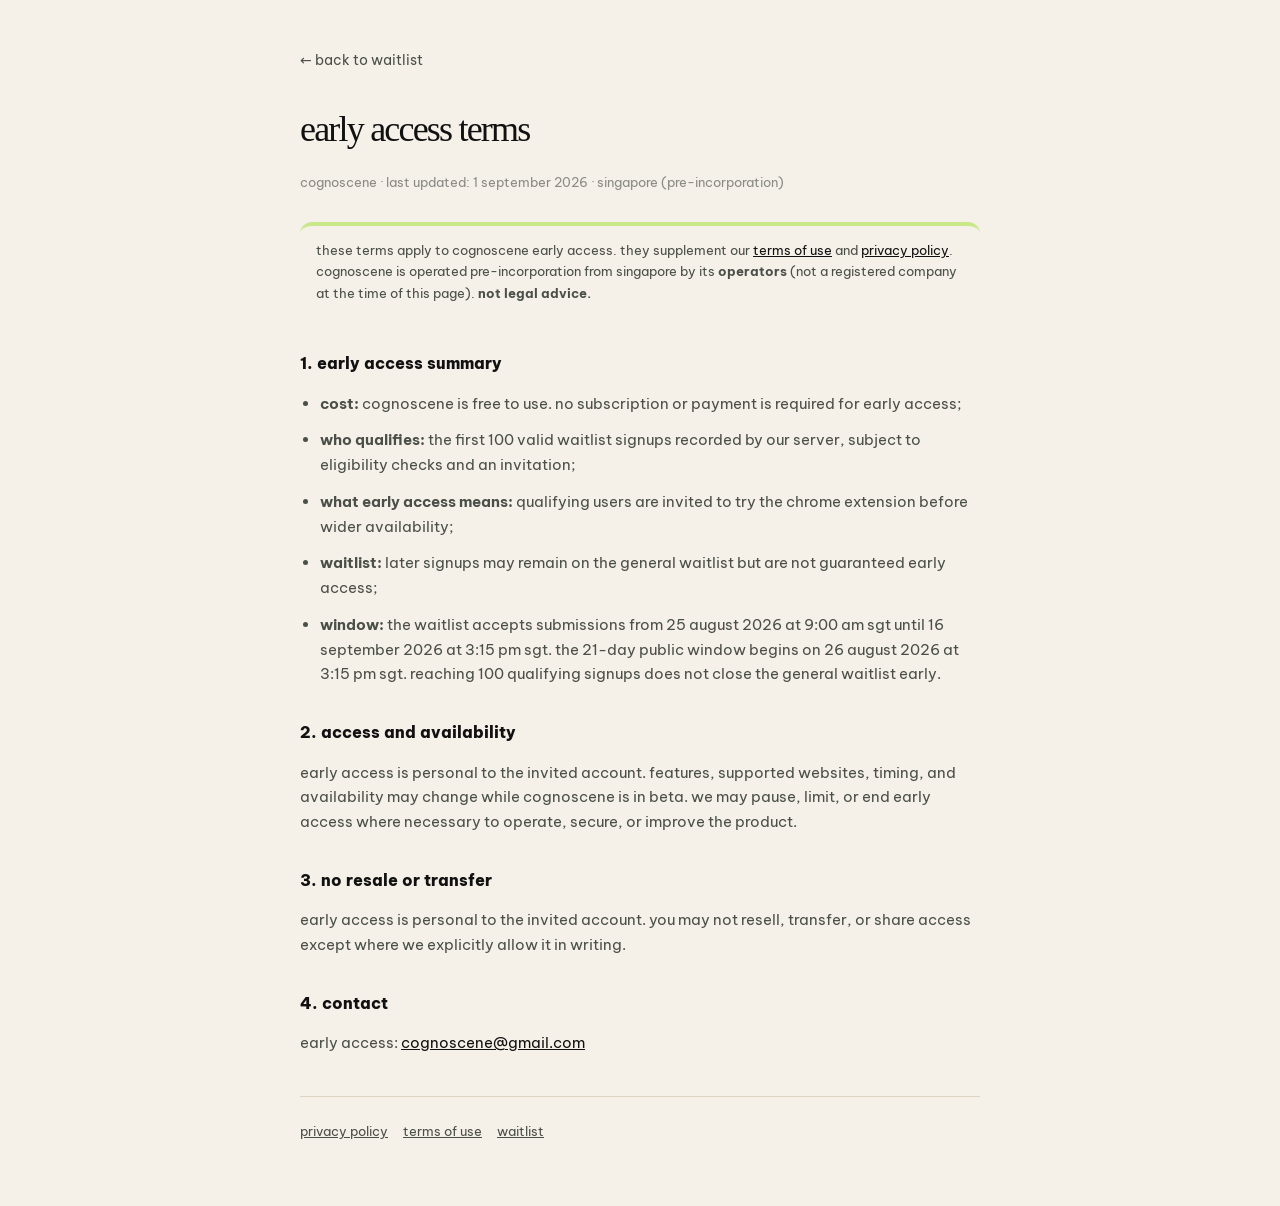
<file: founding-terms.html>
<!DOCTYPE html>
<html lang="en">
<head>
  <meta charset="UTF-8" />
  <meta name="viewport" content="width=device-width, initial-scale=1" />
  <title>cognoscene · early access terms</title>
  <link rel="icon" href="assets/favicon-white.png?v=20260907" type="image/png" />
  <link rel="canonical" href="https://cognoscene.com/founding-terms.html" />
  <link href="https://fonts.googleapis.com/css2?family=Be+Vietnam+Pro:wght@400;800&display=swap" rel="stylesheet" />
  <link rel="stylesheet" href="assets/legal.css" />
</head>
<body>
  <div class="wrap">
    <a class="back" href="/waitlist">← back to waitlist</a>
    <h1>early access terms</h1>
    <p class="legal-meta">cognoscene · last updated: 1 september 2026 · singapore (pre-incorporation)</p>

    <p class="legal-notice">
      these terms apply to cognoscene early access. they supplement our <a href="terms.html">terms of use</a> and <a href="privacy.html">privacy policy</a>. cognoscene is operated pre-incorporation from singapore by its <strong>operators</strong> (not a registered company at the time of this page). <strong>not legal advice.</strong>
    </p>

    <h2>1. early access summary</h2>
    <ul>
      <li><strong>cost:</strong> cognoscene is free to use. no subscription or payment is required for early access;</li>
      <li><strong>who qualifies:</strong> the first 100 valid waitlist signups recorded by our server, subject to eligibility checks and an invitation;</li>
      <li><strong>what early access means:</strong> qualifying users are invited to try the chrome extension before wider availability;</li>
      <li><strong>waitlist:</strong> later signups may remain on the general waitlist but are not guaranteed early access;</li>
      <li><strong>window:</strong> the waitlist accepts submissions from 25 august 2026 at 9:00 am sgt until 16 september 2026 at 3:15 pm sgt. the 21-day public window begins on 26 august 2026 at 3:15 pm sgt. reaching 100 qualifying signups does not close the general waitlist early.</li>
    </ul>

    <h2>2. access and availability</h2>
    <p>
      early access is personal to the invited account. features, supported websites, timing, and availability may change while cognoscene is in beta. we may pause, limit, or end early access where necessary to operate, secure, or improve the product.
    </p>

    <h2>3. no resale or transfer</h2>
    <p>
      early access is personal to the invited account. you may not resell, transfer, or share access except where we explicitly allow it in writing.
    </p>

    <h2>4. contact</h2>
    <p>
      early access: <a href="mailto:cognoscene@gmail.com">cognoscene@gmail.com</a>
    </p>

    <nav class="footer-legal" aria-label="related legal">
      <a href="privacy.html">privacy policy</a>
      <a href="terms.html">terms of use</a>
      <a href="/waitlist">waitlist</a>
    </nav>
  </div>
</body>
</html>
</file>
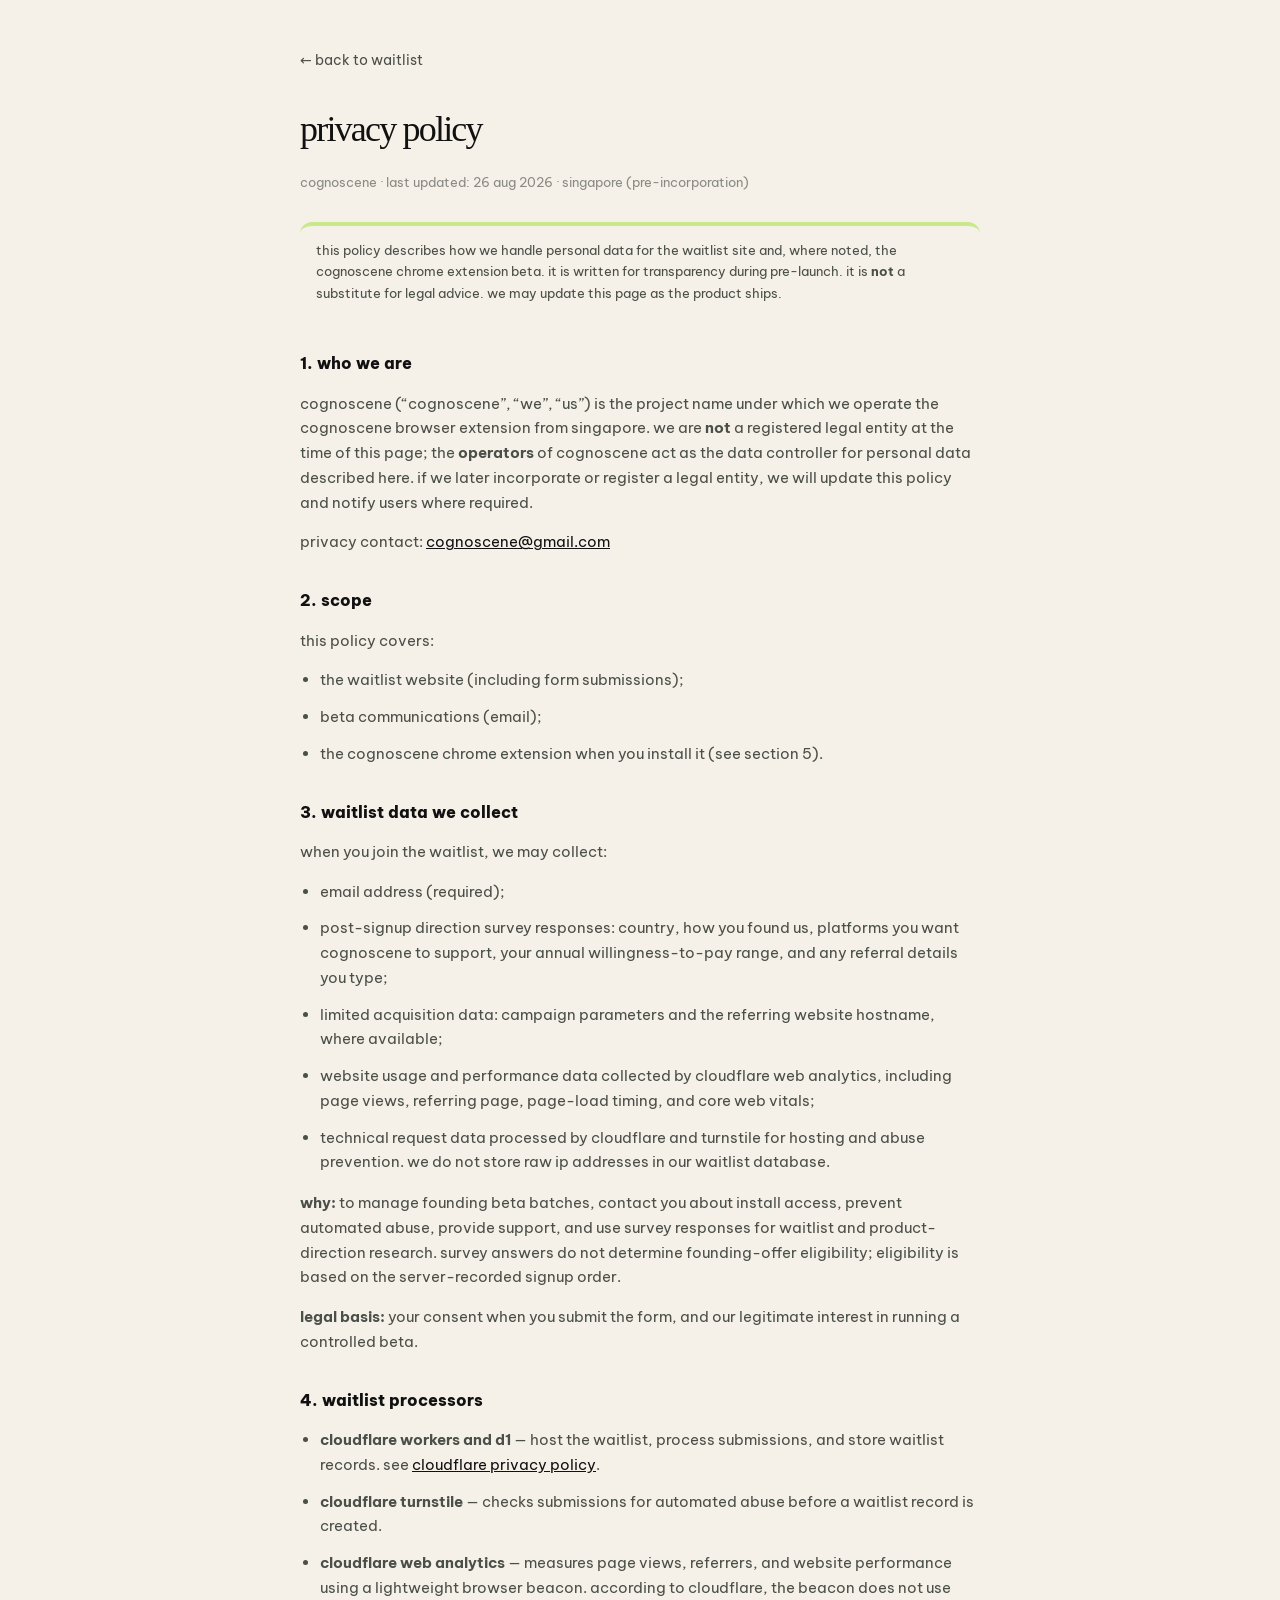
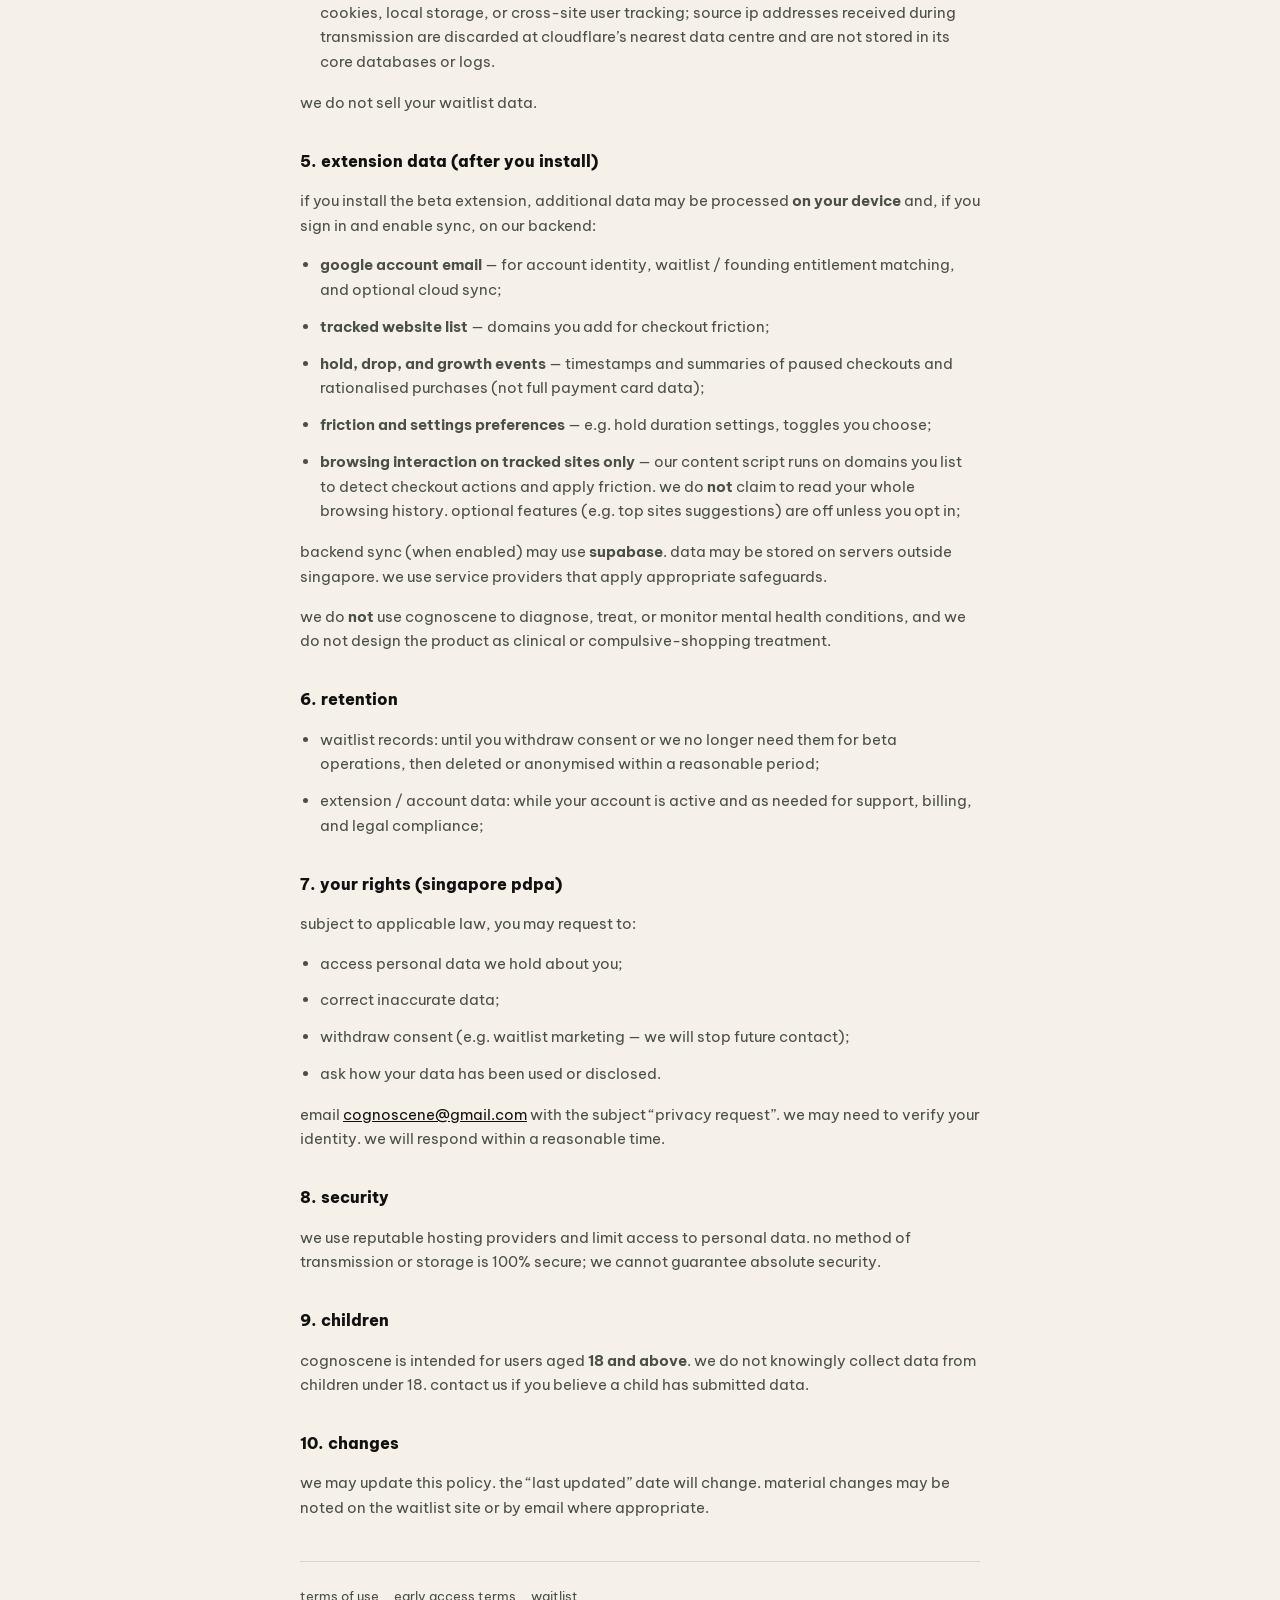
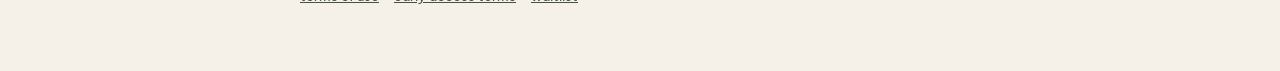
<file: privacy.html>
<!DOCTYPE html>
<html lang="en">
<head>
  <meta charset="UTF-8" />
  <meta name="viewport" content="width=device-width, initial-scale=1" />
  <title>cognoscene · privacy policy</title>
  <link rel="icon" href="assets/favicon-white.png?v=20260907" type="image/png" />
  <link rel="canonical" href="https://cognoscene.com/privacy.html" />
  <link href="https://fonts.googleapis.com/css2?family=Be+Vietnam+Pro:wght@400;800&display=swap" rel="stylesheet" />
  <link rel="stylesheet" href="assets/legal.css" />
</head>
<body>
  <div class="wrap">
    <a class="back" href="/waitlist">← back to waitlist</a>
    <h1>privacy policy</h1>
    <p class="legal-meta">cognoscene · last updated: 26 aug 2026 · singapore (pre-incorporation)</p>

    <p class="legal-notice">
      this policy describes how we handle personal data for the waitlist site and, where noted, the cognoscene chrome extension beta. it is written for transparency during pre-launch. it is <strong>not</strong> a substitute for legal advice. we may update this page as the product ships.
    </p>

    <h2>1. who we are</h2>
    <p>
      cognoscene (“cognoscene”, “we”, “us”) is the project name under which we operate the cognoscene browser extension from singapore. we are <strong>not</strong> a registered legal entity at the time of this page; the <strong>operators</strong> of cognoscene act as the data controller for personal data described here. if we later incorporate or register a legal entity, we will update this policy and notify users where required.
    </p>
    <p>
      privacy contact: <a href="mailto:cognoscene@gmail.com">cognoscene@gmail.com</a>
    </p>

    <h2>2. scope</h2>
    <p>this policy covers:</p>
    <ul>
      <li>the waitlist website (including form submissions);</li>
      <li>beta communications (email);</li>
      <li>the cognoscene chrome extension when you install it (see section 5).</li>
    </ul>

    <h2>3. waitlist data we collect</h2>
    <p>when you join the waitlist, we may collect:</p>
    <ul>
      <li>email address (required);</li>
      <li>post-signup direction survey responses: country, how you found us, platforms you want cognoscene to support, your annual willingness-to-pay range, and any referral details you type;</li>
      <li>limited acquisition data: campaign parameters and the referring website hostname, where available;</li>
      <li>website usage and performance data collected by cloudflare web analytics, including page views, referring page, page-load timing, and core web vitals;</li>
      <li>technical request data processed by cloudflare and turnstile for hosting and abuse prevention. we do not store raw ip addresses in our waitlist database.</li>
    </ul>
    <p><strong>why:</strong> to manage founding beta batches, contact you about install access, prevent automated abuse, provide support, and use survey responses for waitlist and product-direction research. survey answers do not determine founding-offer eligibility; eligibility is based on the server-recorded signup order.</p>
    <p><strong>legal basis:</strong> your consent when you submit the form, and our legitimate interest in running a controlled beta.</p>

    <h2>4. waitlist processors</h2>
    <ul>
      <li><strong>cloudflare workers and d1</strong> — host the waitlist, process submissions, and store waitlist records. see <a href="https://www.cloudflare.com/privacypolicy/" rel="noopener noreferrer">cloudflare privacy policy</a>.</li>
      <li><strong>cloudflare turnstile</strong> — checks submissions for automated abuse before a waitlist record is created.</li>
      <li><strong>cloudflare web analytics</strong> — measures page views, referrers, and website performance using a lightweight browser beacon. according to cloudflare, the beacon does not use cookies, local storage, or cross-site user tracking; source ip addresses received during transmission are discarded at cloudflare’s nearest data centre and are not stored in its core databases or logs.</li>
    </ul>
    <p>we do not sell your waitlist data.</p>

    <h2>5. extension data (after you install)</h2>
    <p>if you install the beta extension, additional data may be processed <strong>on your device</strong> and, if you sign in and enable sync, on our backend:</p>
    <ul>
      <li><strong>google account email</strong> — for account identity, waitlist / founding entitlement matching, and optional cloud sync;</li>
      <li><strong>tracked website list</strong> — domains you add for checkout friction;</li>
      <li><strong>hold, drop, and growth events</strong> — timestamps and summaries of paused checkouts and rationalised purchases (not full payment card data);</li>
      <li><strong>friction and settings preferences</strong> — e.g. hold duration settings, toggles you choose;</li>
      <li><strong>browsing interaction on tracked sites only</strong> — our content script runs on domains you list to detect checkout actions and apply friction. we do <strong>not</strong> claim to read your whole browsing history. optional features (e.g. top sites suggestions) are off unless you opt in;</li>
      
    </ul>
    <p>
      backend sync (when enabled) may use <strong>supabase</strong>. data may be stored on servers outside singapore. we use service providers that apply appropriate safeguards.
    </p>
    <p>
      we do <strong>not</strong> use cognoscene to diagnose, treat, or monitor mental health conditions, and we do not design the product as clinical or compulsive-shopping treatment.
    </p>

    <h2>6. retention</h2>
    <ul>
      <li>waitlist records: until you withdraw consent or we no longer need them for beta operations, then deleted or anonymised within a reasonable period;</li>
      <li>extension / account data: while your account is active and as needed for support, billing, and legal compliance;</li>
    </ul>

    <h2>7. your rights (singapore pdpa)</h2>
    <p>subject to applicable law, you may request to:</p>
    <ul>
      <li>access personal data we hold about you;</li>
      <li>correct inaccurate data;</li>
      <li>withdraw consent (e.g. waitlist marketing — we will stop future contact);</li>
      <li>ask how your data has been used or disclosed.</li>
    </ul>
    <p>
      email <a href="mailto:cognoscene@gmail.com">cognoscene@gmail.com</a> with the subject “privacy request”. we may need to verify your identity. we will respond within a reasonable time.
    </p>

    <h2>8. security</h2>
    <p>
      we use reputable hosting providers and limit access to personal data. no method of transmission or storage is 100% secure; we cannot guarantee absolute security.
    </p>

    <h2>9. children</h2>
    <p>
      cognoscene is intended for users aged <strong>18 and above</strong>. we do not knowingly collect data from children under 18. contact us if you believe a child has submitted data.
    </p>

    <h2>10. changes</h2>
    <p>
      we may update this policy. the “last updated” date will change. material changes may be noted on the waitlist site or by email where appropriate.
    </p>

    <nav class="footer-legal" aria-label="related legal">
      <a href="terms.html">terms of use</a>
      <a href="founding-terms.html">early access terms</a>
      <a href="/waitlist">waitlist</a>
    </nav>
  </div>
</body>
</html>
</file>
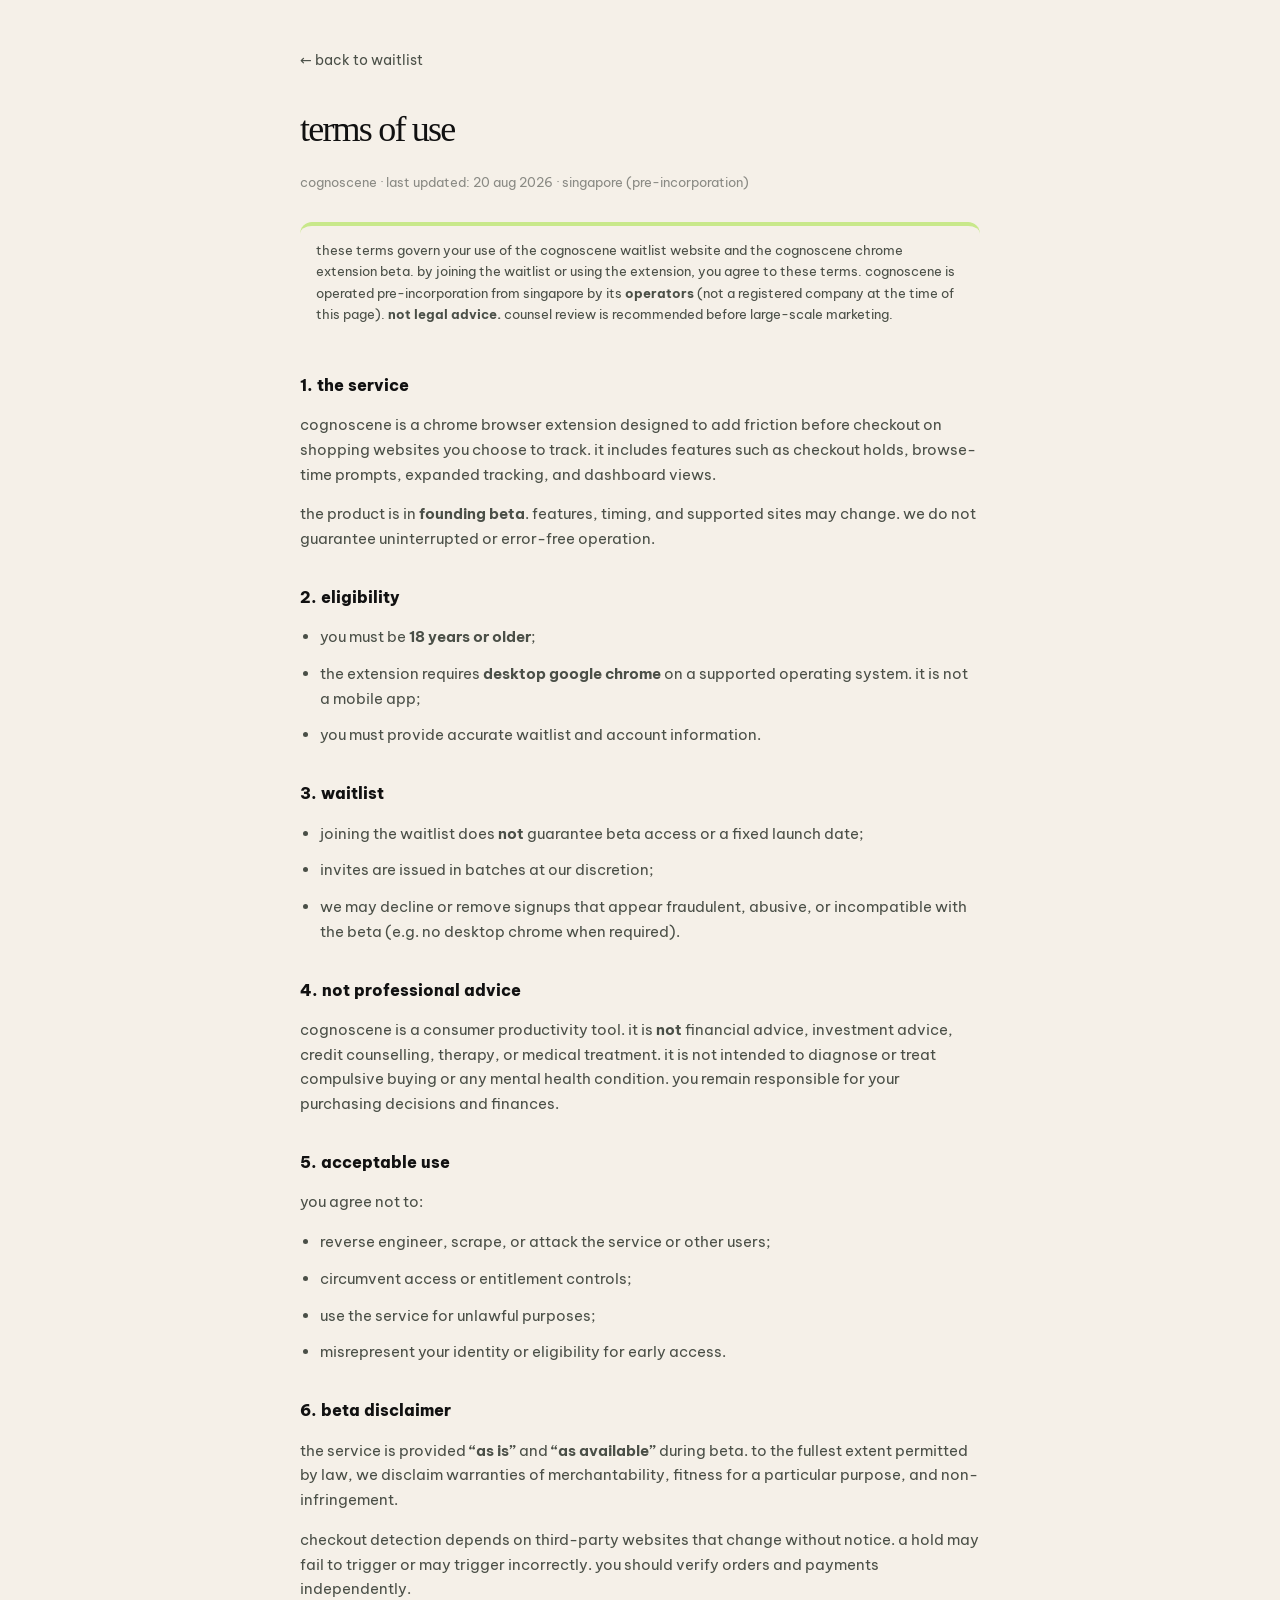
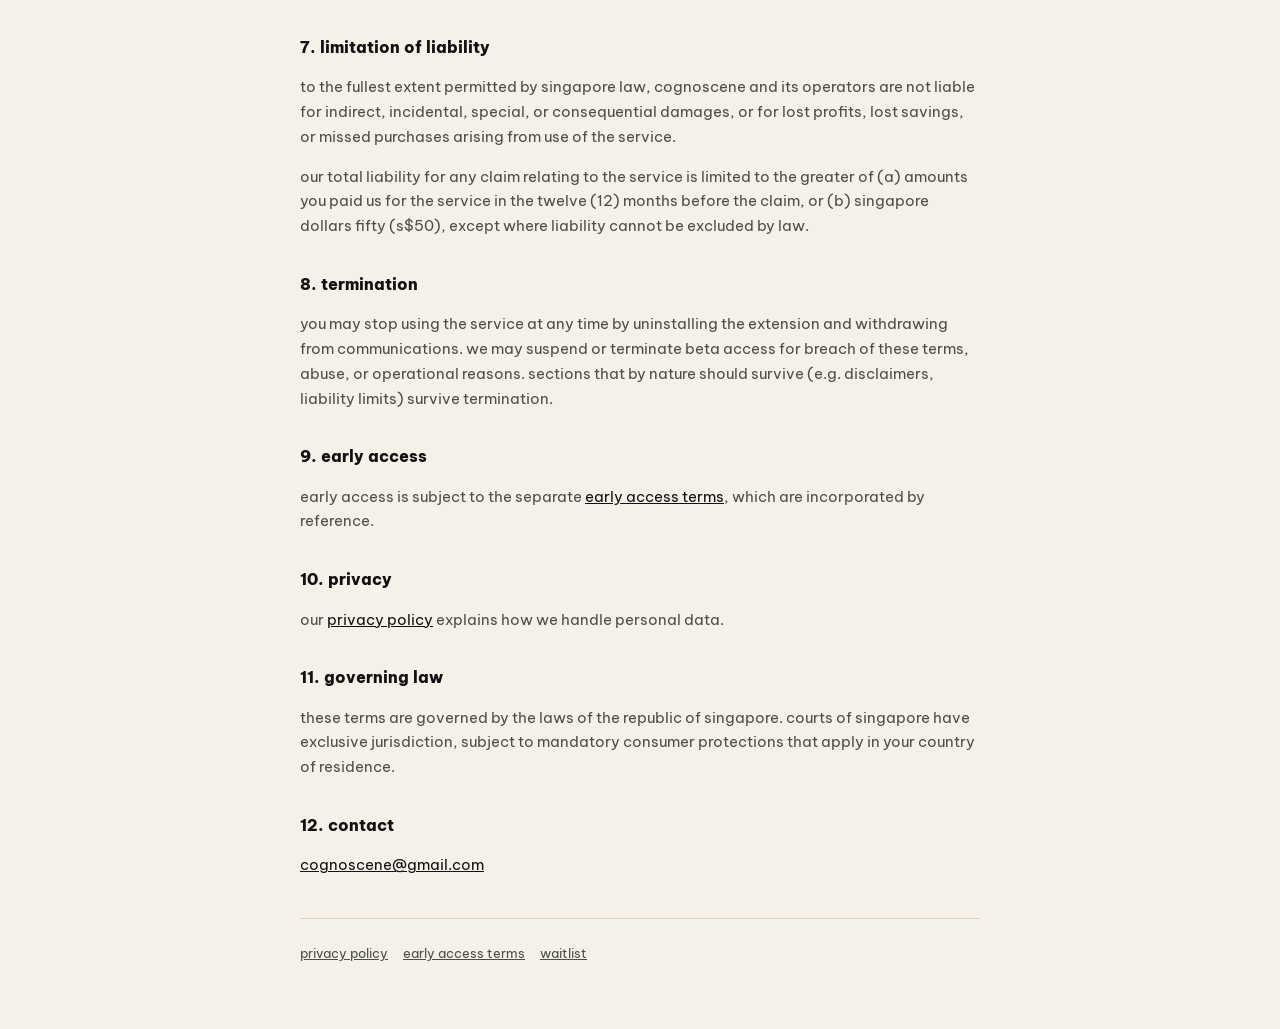
<file: terms.html>
<!DOCTYPE html>
<html lang="en">
<head>
  <meta charset="UTF-8" />
  <meta name="viewport" content="width=device-width, initial-scale=1" />
  <title>cognoscene · terms of use</title>
  <link rel="icon" href="assets/favicon-white.png?v=20260907" type="image/png" />
  <link rel="canonical" href="https://cognoscene.com/terms.html" />
  <link href="https://fonts.googleapis.com/css2?family=Be+Vietnam+Pro:wght@400;800&display=swap" rel="stylesheet" />
  <link rel="stylesheet" href="assets/legal.css" />
</head>
<body>
  <div class="wrap">
    <a class="back" href="/waitlist">← back to waitlist</a>
    <h1>terms of use</h1>
    <p class="legal-meta">cognoscene · last updated: 20 aug 2026 · singapore (pre-incorporation)</p>

    <p class="legal-notice">
      these terms govern your use of the cognoscene waitlist website and the cognoscene chrome extension beta. by joining the waitlist or using the extension, you agree to these terms. cognoscene is operated pre-incorporation from singapore by its <strong>operators</strong> (not a registered company at the time of this page). <strong>not legal advice.</strong> counsel review is recommended before large-scale marketing.
    </p>

    <h2>1. the service</h2>
    <p>
      cognoscene is a chrome browser extension designed to add friction before checkout on shopping websites you choose to track. it includes features such as checkout holds, browse-time prompts, expanded tracking, and dashboard views.
    </p>
    <p>
      the product is in <strong>founding beta</strong>. features, timing, and supported sites may change. we do not guarantee uninterrupted or error-free operation.
    </p>

    <h2>2. eligibility</h2>
    <ul>
      <li>you must be <strong>18 years or older</strong>;</li>
      <li>the extension requires <strong>desktop google chrome</strong> on a supported operating system. it is not a mobile app;</li>
      <li>you must provide accurate waitlist and account information.</li>
    </ul>

    <h2>3. waitlist</h2>
    <ul>
      <li>joining the waitlist does <strong>not</strong> guarantee beta access or a fixed launch date;</li>
      <li>invites are issued in batches at our discretion;</li>
      <li>we may decline or remove signups that appear fraudulent, abusive, or incompatible with the beta (e.g. no desktop chrome when required).</li>
    </ul>

    <h2>4. not professional advice</h2>
    <p>
      cognoscene is a consumer productivity tool. it is <strong>not</strong> financial advice, investment advice, credit counselling, therapy, or medical treatment. it is not intended to diagnose or treat compulsive buying or any mental health condition. you remain responsible for your purchasing decisions and finances.
    </p>

    <h2>5. acceptable use</h2>
    <p>you agree not to:</p>
    <ul>
      <li>reverse engineer, scrape, or attack the service or other users;</li>
      <li>circumvent access or entitlement controls;</li>
      <li>use the service for unlawful purposes;</li>
      <li>misrepresent your identity or eligibility for early access.</li>
    </ul>

    <h2>6. beta disclaimer</h2>
    <p>
      the service is provided <strong>“as is”</strong> and <strong>“as available”</strong> during beta. to the fullest extent permitted by law, we disclaim warranties of merchantability, fitness for a particular purpose, and non-infringement.
    </p>
    <p>
      checkout detection depends on third-party websites that change without notice. a hold may fail to trigger or may trigger incorrectly. you should verify orders and payments independently.
    </p>

    <h2>7. limitation of liability</h2>
    <p>
      to the fullest extent permitted by singapore law, cognoscene and its operators are not liable for indirect, incidental, special, or consequential damages, or for lost profits, lost savings, or missed purchases arising from use of the service.
    </p>
    <p>
      our total liability for any claim relating to the service is limited to the greater of (a) amounts you paid us for the service in the twelve (12) months before the claim, or (b) singapore dollars fifty (s$50), except where liability cannot be excluded by law.
    </p>

    <h2>8. termination</h2>
    <p>
      you may stop using the service at any time by uninstalling the extension and withdrawing from communications. we may suspend or terminate beta access for breach of these terms, abuse, or operational reasons. sections that by nature should survive (e.g. disclaimers, liability limits) survive termination.
    </p>

    <h2>9. early access</h2>
    <p>
      early access is subject to the separate <a href="founding-terms.html">early access terms</a>, which are incorporated by reference.
    </p>

    <h2>10. privacy</h2>
    <p>
      our <a href="privacy.html">privacy policy</a> explains how we handle personal data.
    </p>

    <h2>11. governing law</h2>
    <p>
      these terms are governed by the laws of the republic of singapore. courts of singapore have exclusive jurisdiction, subject to mandatory consumer protections that apply in your country of residence.
    </p>

    <h2>12. contact</h2>
    <p>
      <a href="mailto:cognoscene@gmail.com">cognoscene@gmail.com</a>
    </p>

    <nav class="footer-legal" aria-label="related legal">
      <a href="privacy.html">privacy policy</a>
      <a href="founding-terms.html">early access terms</a>
      <a href="/waitlist">waitlist</a>
    </nav>
  </div>
</body>
</html>
</file>
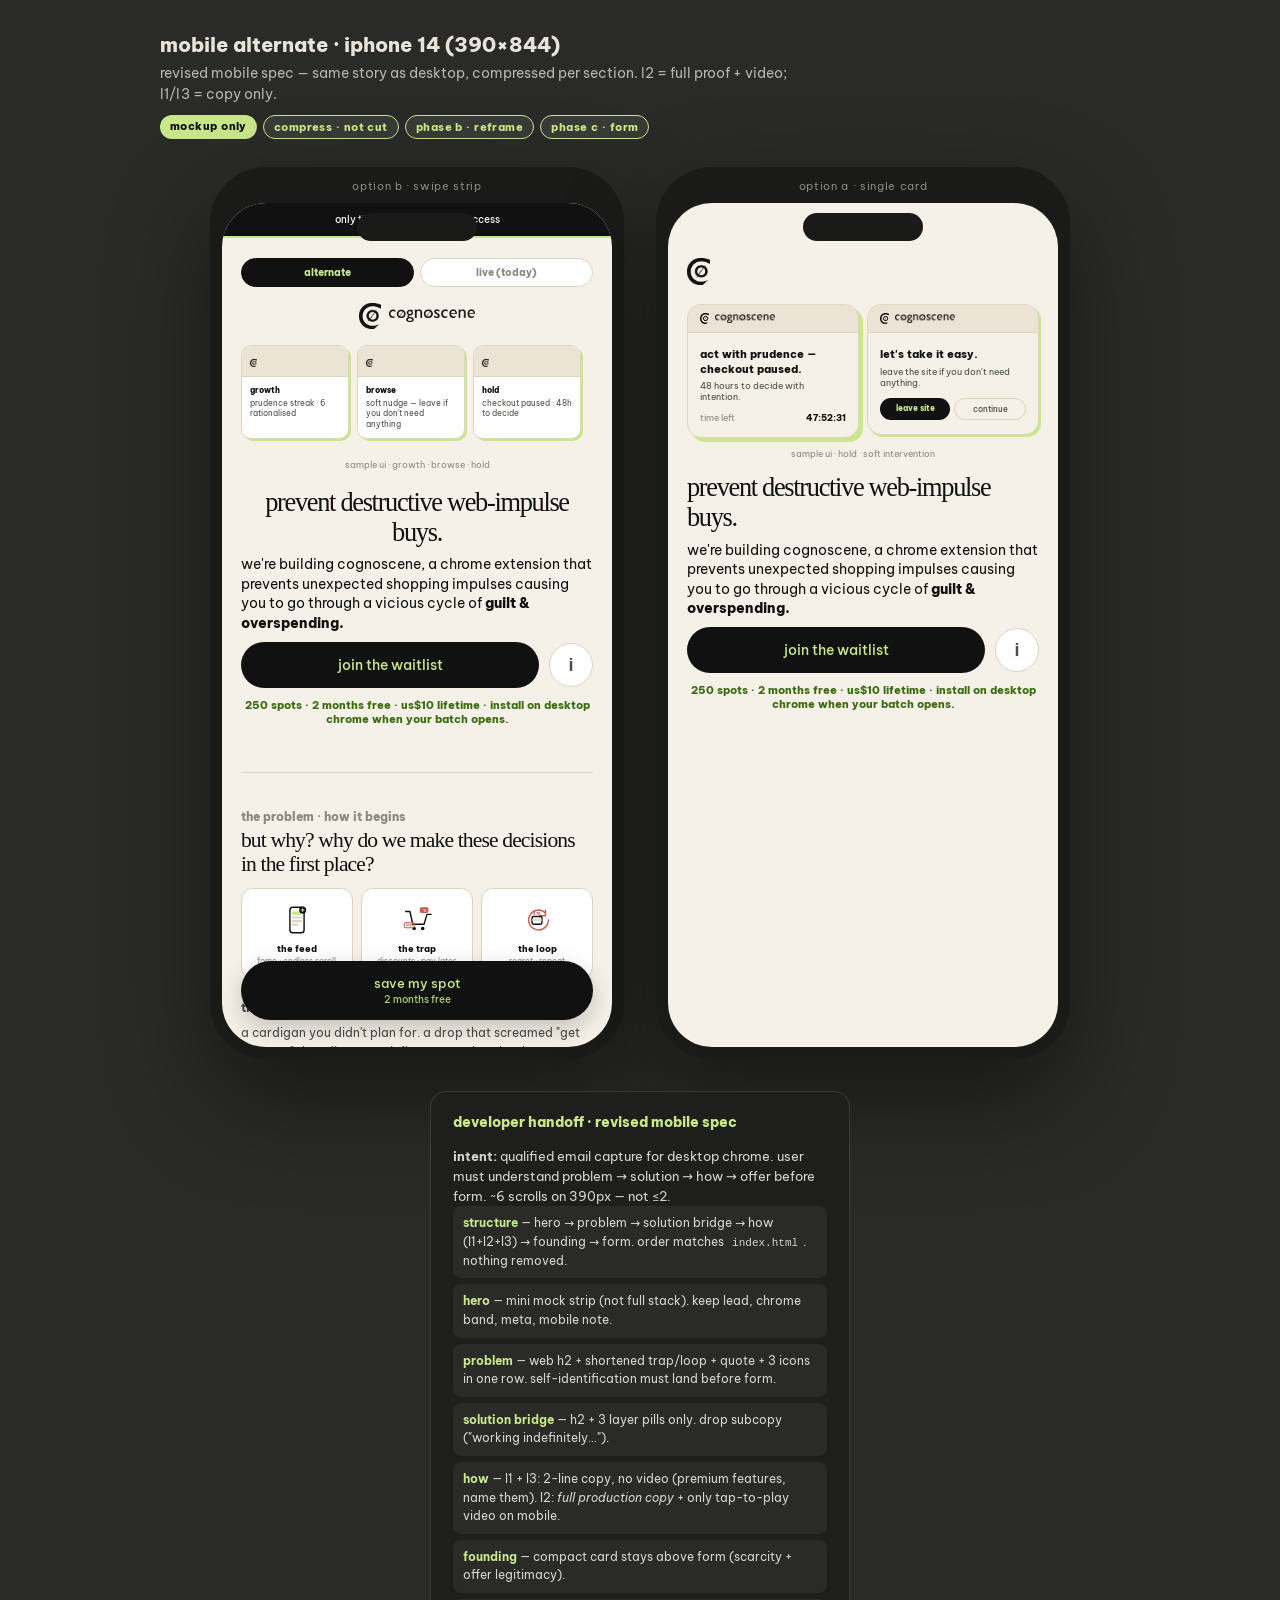
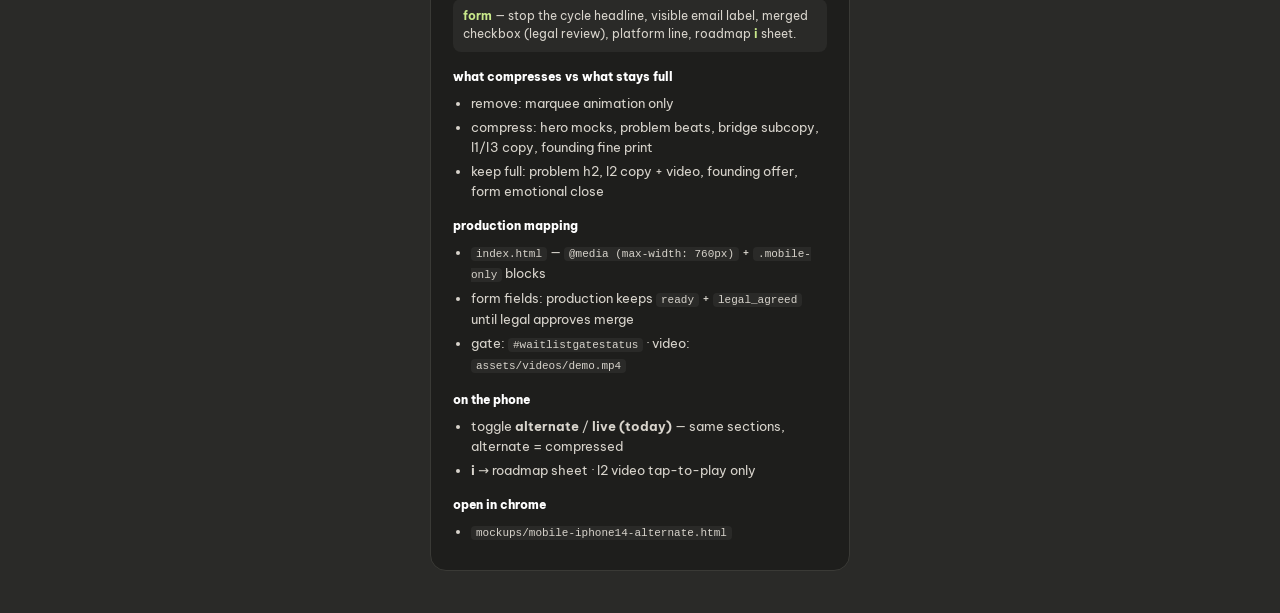
<file: mockups/mobile-iphone14-alternate.html>
<!DOCTYPE html>
<html lang="en">
<head>
  <meta charset="UTF-8" />
  <meta name="viewport" content="width=device-width, initial-scale=1" />
  <title>cognoscene · mobile alternate mockup (iphone 14)</title>
  <link rel="preconnect" href="https://fonts.googleapis.com" />
  <link rel="preconnect" href="https://fonts.gstatic.com" crossorigin />
  <link href="https://fonts.googleapis.com/css2?family=Be+Vietnam+Pro:wght@400;500;800&display=swap" rel="stylesheet" />
  <style>
    :root {
      --cream: #f5f0e8;
      --cream-2: #ebe4d4;
      --black: #111111;
      --mid: #4a4f47;
      --muted: #8a8a84;
      --line: #ddd5c0;
      --lime: #c8e88a;
      --green: #3b6d11;
      --danger: #c45c4a;
      --white: #ffffff;
      --serif: 'Times New Roman', Times, serif;
      --sans: 'Be Vietnam Pro', system-ui, sans-serif;
      --gutter: 0.5cm;
      --phone-w: 390px;
      --phone-h: 844px;
      --radius-device: 44px;
    }

    *, *::before, *::after { box-sizing: border-box; margin: 0; padding: 0; }

    body {
      font-family: var(--sans);
      background: #2a2a28;
      color: var(--black);
      min-height: 100vh;
      padding: 32px 20px 48px;
      text-transform: lowercase;
      -webkit-font-smoothing: antialiased;
    }

    .page-header {
      max-width: 960px;
      margin: 0 auto 28px;
      color: #e8e4dc;
    }
    .page-header h1 {
      font-size: 1.25rem;
      font-weight: 800;
      margin-bottom: 6px;
    }
    .page-header p {
      font-size: 14px;
      color: #b8b4ac;
      line-height: 1.5;
      max-width: 640px;
    }
    .page-header .tags { display: flex; flex-wrap: wrap; gap: 6px; margin-top: 10px; }
    .page-header .tag {
      display: inline-block;
      font-size: 11px;
      font-weight: 800;
      letter-spacing: 0.04em;
      color: var(--black);
      background: var(--lime);
      padding: 4px 10px;
      border-radius: 999px;
    }
    .page-header .tag--phase {
      background: #3a3a36;
      color: #d8d4cc;
      border: 1px solid #555;
    }
    .page-header .tag--phase.is-done {
      border-color: var(--lime);
      color: var(--lime);
    }

    .stage {
      display: flex;
      flex-wrap: wrap;
      gap: 32px;
      justify-content: center;
      align-items: flex-start;
      max-width: 960px;
      margin: 0 auto;
    }

    /* iphone 14 shell */
    .device {
      width: calc(var(--phone-w) + 24px);
      padding: 12px;
      background: #1a1a18;
      border-radius: calc(var(--radius-device) + 12px);
      box-shadow: 0 40px 100px rgba(0, 0, 0, 0.45);
      flex-shrink: 0;
    }
    .device-label {
      text-align: center;
      font-size: 11px;
      color: #888;
      margin-bottom: 10px;
      letter-spacing: 0.06em;
    }
    .device-screen {
      width: var(--phone-w);
      height: var(--phone-h);
      border-radius: var(--radius-device);
      overflow: hidden;
      position: relative;
      background: var(--cream);
      display: flex;
      flex-direction: column;
    }
    .device-notch {
      position: absolute;
      top: 10px;
      left: 50%;
      transform: translateX(-50%);
      width: 120px;
      height: 28px;
      background: #1a1a18;
      border-radius: 999px;
      z-index: 300;
      pointer-events: none;
    }
    .device-scroll {
      flex: 1;
      overflow-y: auto;
      overflow-x: hidden;
      padding: var(--gutter);
      padding-top: calc(var(--gutter) + 36px);
      padding-bottom: calc(88px + var(--gutter));
      scrollbar-width: thin;
      scroll-behavior: smooth;
    }

    .m-view-toggle {
      display: flex;
      gap: 6px;
      margin-bottom: 16px;
    }
    .m-view-toggle button {
      flex: 1;
      border: 1px solid var(--line);
      border-radius: 999px;
      padding: 7px 10px;
      font: inherit;
      font-size: 10px;
      font-weight: 800;
      background: var(--white);
      color: var(--muted);
      cursor: pointer;
    }
    .m-view-toggle button.is-active {
      background: var(--black);
      color: var(--lime);
      border-color: var(--black);
    }
    .m-view-panel { display: none; }
    .m-view-panel.is-active { display: block; }

    /* live preview — abbreviated production scroll */
    .m-live-section {
      margin-bottom: 20px;
      padding: 14px;
      border: 1px dashed var(--line);
      border-radius: 12px;
      background: var(--white);
    }
    .m-live-section h3 {
      font-size: 11px;
      font-weight: 800;
      color: var(--black);
      margin-bottom: 6px;
    }
    .m-live-section p {
      font-size: 11px;
      color: var(--muted);
      line-height: 1.45;
    }
    .m-live-section.is-compressed h3::after {
      content: ' · shortened in alternate';
      color: var(--green);
      font-weight: 500;
    }
    .m-live-tag {
      display: inline-block;
      font-size: 9px;
      font-weight: 800;
      color: var(--green);
      background: rgba(200, 232, 138, 0.35);
      padding: 2px 8px;
      border-radius: 999px;
      margin-bottom: 8px;
    }

    /* ——— alternate mobile UI (target state) ——— */
    .m-top {
      position: absolute;
      top: 0;
      left: 0;
      right: 0;
      z-index: 100;
      background: var(--black);
      color: var(--cream);
      padding: 10px var(--gutter);
      font-size: 10px;
      font-weight: 500;
      text-align: center;
      border-bottom: 2px solid var(--lime);
    }
    .m-top strong { color: var(--lime); font-weight: 800; }

    .m-logo {
      display: flex;
      align-items: center;
      gap: 8px;
      justify-content: center;
      margin-bottom: 16px;
    }
    .m-logo img { display: block; object-fit: contain; }
    .m-logo-mark { height: 26px; width: auto; }
    .m-logo-word { height: 13px; width: auto; }

    .m-hero-mock {
      max-width: 240px;
      margin: 0 auto 18px;
      border: 1px solid var(--line);
      border-radius: 14px;
      overflow: hidden;
      box-shadow: 0 16px 40px rgba(0, 0, 0, 0.12), 4px 4px 0 var(--lime);
      background: var(--cream);
    }
    .m-mock-head {
      background: var(--cream-2);
      padding: 8px 12px;
      display: flex;
      align-items: center;
      gap: 6px;
      border-bottom: 1px solid var(--line);
    }
    .m-mock-head img { height: 11px; width: auto; }
    .m-mock-body { padding: 14px 12px; }
    .m-mock-body .title {
      font-size: 11px;
      font-weight: 800;
      line-height: 1.35;
      margin-bottom: 4px;
    }
    .m-mock-body .sub {
      font-size: 9px;
      color: var(--mid);
      margin-bottom: 10px;
    }
    .m-timer {
      display: flex;
      justify-content: space-between;
      font-size: 9px;
      color: var(--muted);
    }
    .m-timer strong { color: var(--black); font-weight: 800; }

    .m-h1 {
      font-family: var(--serif);
      font-size: 1.65rem;
      font-weight: 400;
      line-height: 1.12;
      letter-spacing: -0.05em;
      text-align: center;
      margin-bottom: 8px;
    }
    .m-sub {
      font-size: 14px;
      font-weight: 800;
      text-align: center;
      line-height: 1.4;
      margin-bottom: 8px;
    }
    .m-cta-primary {
      display: block;
      width: 100%;
      text-align: center;
      background: var(--black);
      color: var(--lime);
      border-radius: 999px;
      padding: 14px 20px;
      font: inherit;
      font-size: 14px;
      font-weight: 500;
      text-decoration: none;
      border: none;
      cursor: pointer;
      margin-bottom: 8px;
    }

    .m-chrome-band {
      font-size: 11px;
      text-align: center;
      line-height: 1.45;
      padding: 8px 12px;
      margin-bottom: 10px;
      border: 1px solid var(--line);
      border-radius: 10px;
      background: var(--white);
      color: var(--mid);
    }
    .m-chrome-band strong { color: var(--black); font-weight: 800; }

    .m-lead {
      font-size: 13px;
      color: var(--mid);
      text-align: center;
      line-height: 1.5;
      margin-bottom: 14px;
    }
    .m-meta {
      font-size: 11px;
      font-weight: 800;
      text-align: center;
      color: var(--green);
      margin-bottom: 10px;
    }
    .m-note {
      font-size: 12px;
      color: var(--mid);
      text-align: center;
      line-height: 1.45;
      margin-bottom: 20px;
      padding: 8px 10px;
      background: rgba(200, 232, 138, 0.25);
      border-radius: 10px;
    }

    .m-mock-strip {
      display: flex;
      gap: 8px;
      overflow-x: auto;
      margin-bottom: 16px;
      padding-bottom: 4px;
      scrollbar-width: none;
    }
    .m-mock-strip::-webkit-scrollbar { display: none; }
    .m-mock-mini {
      flex: 0 0 108px;
      border: 1px solid var(--line);
      border-radius: 10px;
      overflow: hidden;
      background: var(--white);
      box-shadow: 2px 2px 0 var(--lime);
    }
    .m-mock-mini-head {
      background: var(--cream-2);
      padding: 5px 8px;
      border-bottom: 1px solid var(--line);
    }
    .m-mock-mini-head img { height: 8px; width: auto; margin-right: 4px; }
    .m-mock-mini-body {
      padding: 8px;
      font-size: 8px;
      line-height: 1.35;
      color: var(--mid);
      min-height: 52px;
    }
    .m-mock-mini-body strong {
      display: block;
      color: var(--black);
      font-weight: 800;
      font-size: 8px;
      margin-bottom: 2px;
    }
    .m-mock-tag {
      display: block;
      font-size: 9px;
      color: var(--muted);
      text-align: center;
      margin-bottom: 18px;
    }

    .m-section {
      margin-bottom: 36px;
      padding-bottom: 36px;
      border-bottom: 1px solid var(--line);
    }
    .m-section:last-of-type { border-bottom: none; }

    .m-h2 {
      font-family: var(--serif);
      font-size: 1.35rem;
      font-weight: 400;
      line-height: 1.12;
      letter-spacing: -0.04em;
      margin-bottom: 12px;
    }
    .m-lead-in {
      font-size: 13px;
      color: var(--mid);
      line-height: 1.5;
      margin-bottom: 16px;
    }

    .m-icon-row {
      display: grid;
      grid-template-columns: repeat(3, 1fr);
      gap: 8px;
      margin-bottom: 20px;
    }
    .m-icon-card {
      border: 1px solid var(--line);
      border-radius: 12px;
      background: var(--white);
      padding: 14px 8px 12px;
      text-align: center;
      list-style: none;
    }
    .m-icon-card svg {
      width: 34px;
      height: 34px;
      margin: 0 auto 6px;
      display: block;
    }
    .m-icon-card-name {
      display: block;
      font-size: 9px;
      font-weight: 800;
      color: var(--black);
      margin-bottom: 2px;
    }
    .m-icon-card-sub {
      display: block;
      font-size: 8px;
      color: var(--muted);
      line-height: 1.3;
    }

    .m-beat { margin-bottom: 16px; }
    .m-beat-label {
      font-size: 10px;
      font-weight: 800;
      color: var(--danger);
      text-transform: lowercase;
      margin-bottom: 6px;
    }
    .m-beat p {
      font-size: 12px;
      color: var(--mid);
      line-height: 1.55;
    }
    .m-beat p .danger { color: var(--danger); }
    .m-quote {
      font-family: var(--serif);
      font-size: 1.15rem;
      font-style: italic;
      text-align: center;
      margin: 20px 0;
      color: var(--danger);
      line-height: 1.25;
    }

    .m-bridge-sub {
      font-size: 12px;
      color: var(--muted);
      margin-bottom: 14px;
    }
    .m-layers-label {
      font-size: 10px;
      font-weight: 800;
      color: var(--muted);
      margin-bottom: 8px;
    }
    .m-layers {
      display: flex;
      flex-direction: column;
    }
    .m-layer-row {
      display: flex;
      align-items: center;
      justify-content: space-between;
      gap: 10px;
      padding: 14px 0;
      border-bottom: 1px solid var(--line);
      font-size: 11px;
    }
    .m-layer-row:last-child { border-bottom: none; }
    .m-layer-row span { color: var(--mid); flex: 1; line-height: 1.35; }
    .m-layer-row strong { font-weight: 800; color: var(--black); white-space: nowrap; }

    .m-founding-terms {
      text-align: center;
      font-size: 10px;
      margin-top: 8px;
    }
    .m-founding-terms a { color: var(--muted); text-decoration: underline; }

    .m-how-tabs {
      display: flex;
      gap: 4px;
      margin-bottom: 18px;
      background: var(--cream-2);
      border-radius: 12px;
      padding: 4px;
    }
    .m-how-tab {
      flex: 1;
      border: none;
      border-radius: 8px;
      padding: 10px 4px;
      font: inherit;
      font-size: 9.5px;
      font-weight: 800;
      background: transparent;
      color: var(--muted);
      cursor: pointer;
      text-align: center;
      line-height: 1.2;
      transition: background 0.18s, color 0.18s;
    }
    .m-how-tab.is-active {
      background: var(--black);
      color: var(--lime);
    }

    /* slide wrapper */
    .m-how-slider-wrap {
      overflow: hidden;
      border-radius: 14px;
      border: 1px solid var(--line);
      background: var(--white);
      margin-bottom: 16px;
      transition: border-color 0.2s ease, box-shadow 0.2s ease;
    }
    .m-how-slider-wrap.is-proof {
      border: 2px solid var(--black);
      box-shadow: 4px 4px 0 var(--lime);
    }
    .m-how-slider-track {
      display: flex;
      transition: transform 0.32s cubic-bezier(0.4, 0, 0.2, 1);
      will-change: transform;
      transform: translateX(-100%); /* default: rationalisation (index 1) */
    }
    .m-how-panel {
      min-width: 100%;
      flex-shrink: 0;
      padding: 18px 14px;
      background: var(--white);
    }
    .m-step {
      margin-bottom: 14px;
      padding: 12px;
      border: 1px solid var(--line);
      border-radius: 14px;
      background: var(--white);
    }
    .m-step-label {
      font-size: 10px;
      font-weight: 800;
      color: var(--muted);
      margin-bottom: 8px;
    }
    .m-step-title {
      font-size: 13px;
      font-weight: 800;
      margin-bottom: 10px;
      line-height: 1.3;
    }
    .m-step-copy {
      font-size: 12px;
      color: var(--mid);
      line-height: 1.55;
      margin-bottom: 14px;
    }
    .m-tier-note {
      font-size: 10px;
      color: var(--muted);
      line-height: 1.4;
      margin-bottom: 0;
    }
    .m-tier-note strong { color: var(--black); font-weight: 800; }
    .m-how-footnote {
      font-size: 10px;
      color: var(--muted);
      text-align: center;
      line-height: 1.45;
      margin-top: 18px;
    }

    .m-founding-card {
      display: block;
      padding: 20px;
      border: 2px solid var(--black);
      border-radius: 16px;
      background: var(--white);
      text-decoration: none;
      color: inherit;
      box-shadow: 4px 4px 0 var(--lime);
      margin-bottom: 8px;
    }
    .m-founding-card h3 {
      font-size: 14px;
      font-weight: 800;
      margin-bottom: 8px;
    }
    .m-founding-card p {
      font-size: 12px;
      color: var(--mid);
      line-height: 1.5;
      margin-bottom: 6px;
    }
    .m-founding-card .highlight { color: var(--black); font-weight: 800; }
    .m-founding-card .m-founding-cta {
      display: inline-block;
      margin-top: 6px;
      font-size: 12px;
      font-weight: 800;
      color: var(--green);
    }
    .m-founding-fine {
      font-size: 9px;
      color: var(--muted);
      line-height: 1.45;
      text-align: center;
    }

    .m-bridge-inline {
      font-size: 12px;
      color: var(--mid);
      text-align: center;
      line-height: 1.45;
      margin-bottom: 20px;
    }

    #mockForm { scroll-margin-top: 72px; }

    .m-form-offer {
      font-size: 13px;
      line-height: 1.5;
      color: var(--mid);
      text-align: left;
      margin-bottom: 14px;
      padding: 12px 14px;
      background: var(--white);
      border: 1px solid var(--line);
      border-left: 3px solid var(--lime);
      border-radius: 12px;
    }
    .m-form-offer .highlight {
      color: var(--black);
      font-weight: 800;
    }

    .m-field-label {
      display: block;
      font-size: 13px;
      font-weight: 800;
      color: var(--black);
      text-align: left;
      margin-bottom: 6px;
    }
    .m-field {
      width: 100%;
      border: 1px solid var(--line);
      border-radius: 999px;
      padding: 14px 18px;
      font: inherit;
      font-size: 14px;
      background: var(--white);
      margin-bottom: 14px;
    }

    .m-form-head {
      display: flex;
      align-items: flex-start;
      justify-content: space-between;
      gap: 10px;
      margin-bottom: 6px;
    }
    .m-form-head-text { flex: 1; text-align: left; }
    .m-eyebrow {
      font-size: 12px;
      font-weight: 800;
      color: var(--muted);
      margin-bottom: 4px;
    }
    .m-form-h2 {
      font-family: var(--serif);
      font-size: 1.45rem;
      font-weight: 400;
      line-height: 1.1;
      letter-spacing: -0.04em;
    }
    .m-info-btn {
      width: 44px;
      height: 44px;
      border: 1px solid var(--line);
      border-radius: 999px;
      background: var(--white);
      color: var(--mid);
      font-size: 18px;
      font-weight: 800;
      cursor: pointer;
      flex-shrink: 0;
      line-height: 1;
    }
    .m-info-btn[aria-expanded="true"] {
      background: var(--lime);
      border-color: var(--black);
      color: var(--black);
    }
    .m-form-sub {
      font-size: 14px;
      color: var(--mid);
      margin-bottom: 10px;
      text-align: left;
    }
    .m-gate {
      font-size: 12px;
      color: var(--muted);
      text-align: center;
      margin-bottom: 14px;
      line-height: 1.5;
    }
    .m-gate strong { color: var(--black); font-weight: 800; }

    .m-check {
      display: flex;
      align-items: flex-start;
      gap: 10px;
      font-size: 13px;
      line-height: 1.5;
      margin: 8px 0;
      text-align: left;
    }
    .m-check input { width: 18px; height: 18px; min-width: 18px; min-height: 18px; margin-top: 2px; accent-color: var(--black); flex-shrink: 0; }
    .m-check a { color: var(--black); text-decoration: underline; }
    .m-check--merged { margin-bottom: 12px; }
    .m-platform {
      font-size: 11px;
      color: var(--muted);
      text-align: center;
      margin: 12px 0 10px;
      line-height: 1.45;
    }
    .m-platform strong { color: var(--black); font-weight: 800; }
    .m-submit {
      width: 100%;
      border: none;
      border-radius: 999px;
      padding: 15px 18px;
      background: var(--black);
      color: var(--lime);
      font: inherit;
      font-size: 15px;
      font-weight: 500;
      cursor: pointer;
      margin-top: 4px;
    }
    .m-form-trust {
      font-size: 10px;
      color: var(--muted);
      text-align: center;
      margin-top: 12px;
      line-height: 1.45;
    }

    .m-video-placeholder {
      aspect-ratio: 16 / 10;
      border-radius: 12px;
      border: 3px solid var(--black);
      background: var(--cream-2);
      display: flex;
      flex-direction: column;
      align-items: center;
      justify-content: center;
      gap: 8px;
      font-size: 11px;
      color: var(--muted);
      margin-bottom: 8px;
      cursor: pointer;
      position: relative;
      overflow: hidden;
    }
    .m-video-placeholder.is-playing {
      color: transparent;
    }
    .m-video-placeholder video {
      display: none;
      width: 100%;
      height: 100%;
      object-fit: cover;
      position: absolute;
      inset: 0;
    }
    .m-video-placeholder.is-playing video {
      display: block;
    }
    .m-video-placeholder .play-hint {
      font-size: 10px;
      color: var(--mid);
    }

    .m-footer {
      margin-top: 28px;
      padding-top: 16px;
      border-top: 1px solid var(--line);
      font-size: 11px;
      color: var(--muted);
      text-align: center;
      line-height: 1.6;
    }

    .m-sticky {
      position: absolute;
      left: var(--gutter);
      right: var(--gutter);
      bottom: calc(var(--gutter) + 8px);
      z-index: 200;
    }
    .m-sticky a {
      display: block;
      text-align: center;
      background: var(--black);
      color: var(--lime);
      border-radius: 999px;
      padding: 14px 16px;
      font-size: 13px;
      font-weight: 500;
      text-decoration: none;
      box-shadow: 0 8px 24px rgba(0, 0, 0, 0.2);
    }
    .m-sticky small {
      display: block;
      margin-top: 2px;
      font-size: 10px;
      opacity: 0.85;
    }

    /* bottom sheet */
    .m-sheet {
      position: absolute;
      inset: 0;
      z-index: 400;
      display: flex;
      align-items: flex-end;
      justify-content: center;
      background: rgba(17, 17, 17, 0.55);
      opacity: 0;
      visibility: hidden;
      pointer-events: none;
      transition: opacity 0.22s ease, visibility 0.22s ease;
    }
    .m-sheet.is-open {
      opacity: 1;
      visibility: visible;
      pointer-events: auto;
    }
    .m-sheet-dialog {
      width: calc(100% - var(--gutter) * 2);
      margin-bottom: var(--gutter);
      padding: 20px 18px 18px;
      background: var(--white);
      border: 1px solid var(--line);
      border-radius: 20px;
      text-align: center;
      transform: translateY(110%);
      transition: transform 0.28s cubic-bezier(0.4, 0, 0.2, 1);
    }
    .m-sheet.is-open .m-sheet-dialog { transform: translateY(0); }
    .m-sheet-dialog h3 {
      font-size: 15px;
      font-weight: 800;
      margin-bottom: 8px;
    }
    .m-sheet-dialog p {
      font-size: 13px;
      color: var(--mid);
      line-height: 1.55;
      margin-bottom: 14px;
    }
    .m-sheet-dismiss {
      width: 100%;
      border: none;
      border-radius: 999px;
      padding: 13px 16px;
      background: var(--black);
      color: var(--lime);
      font: inherit;
      font-size: 14px;
      font-weight: 500;
      cursor: pointer;
    }

    /* developer notes */
    .dev-notes {
      flex: 1;
      min-width: 280px;
      max-width: 420px;
      background: #1e1e1c;
      border: 1px solid #3a3a36;
      border-radius: 16px;
      padding: 20px 22px;
      color: #d8d4cc;
      font-size: 13px;
      line-height: 1.55;
    }
    .dev-notes h2 {
      font-size: 14px;
      font-weight: 800;
      color: var(--lime);
      margin-bottom: 12px;
    }
    .dev-notes h3 {
      font-size: 12px;
      font-weight: 800;
      color: #fff;
      margin: 16px 0 6px;
    }
    .dev-notes ul {
      padding-left: 18px;
      margin-bottom: 8px;
    }
    .dev-notes li { margin-bottom: 4px; }
    .dev-notes code {
      font-size: 11px;
      background: #2a2a28;
      padding: 1px 5px;
      border-radius: 4px;
    }
    .dev-notes .removed { color: #c45c4a; }
    .dev-notes .phase-done { color: var(--lime); }
    .dev-notes .phase-list {
      list-style: none;
      padding-left: 0;
      margin-bottom: 12px;
    }
    .dev-notes .phase-list li {
      padding: 8px 10px;
      margin-bottom: 6px;
      background: #2a2a28;
      border-radius: 8px;
      font-size: 12px;
    }
    .dev-notes .phase-list strong { color: var(--lime); }

    @media (max-width: 860px) {
      .stage { flex-direction: column; align-items: center; }
      .dev-notes { max-width: var(--phone-w); width: 100%; }
    }
  </style>
</head>
<body>

  <header class="page-header">
    <h1>mobile alternate · iphone 14 (390×844)</h1>
    <p>revised mobile spec — same story as desktop, compressed per section. L2 = full proof + video; L1/L3 = copy only.</p>
    <div class="tags">
      <span class="tag">mockup only</span>
      <span class="tag tag--phase is-done">compress · not cut</span>
      <span class="tag tag--phase is-done">phase B · reframe</span>
      <span class="tag tag--phase is-done">phase C · form</span>
    </div>
  </header>

  <div class="stage">
    <div class="device">
      <p class="device-label">option B · swipe strip</p>
      <div class="device-screen" id="deviceScreen">
        <div class="device-notch" aria-hidden="true"></div>
        <div class="m-top">only the first <strong>250</strong> get early access</div>

        <div class="device-scroll" id="deviceScroll">
          <div class="m-view-toggle" role="tablist" aria-label="mobile view">
            <button type="button" class="is-active" id="btnAlternate" role="tab" aria-selected="true">alternate</button>
            <button type="button" id="btnLive" role="tab" aria-selected="false">live (today)</button>
          </div>

          <div class="m-view-panel is-active" id="panelAlternate" role="tabpanel">

          <!-- 1 · hero -->
          <section class="m-section" aria-labelledby="m-hero-heading">
            <div class="m-logo">
              <img class="m-logo-mark" src="../assets/cognoscene-mark.png" alt="" />
              <img class="m-logo-word" src="../assets/cognoscene-wordmark.png" alt="cognoscene" />
            </div>

            <div class="m-mock-strip" aria-label="product ui mockups">
              <div class="m-mock-mini">
                <div class="m-mock-mini-head"><img src="../assets/cognoscene-mark.png" alt="" /></div>
                <div class="m-mock-mini-body"><strong>growth</strong>prudence streak · 6 rationalised</div>
              </div>
              <div class="m-mock-mini">
                <div class="m-mock-mini-head"><img src="../assets/cognoscene-mark.png" alt="" /></div>
                <div class="m-mock-mini-body"><strong>browse</strong>soft nudge — leave if you don't need anything</div>
              </div>
              <div class="m-mock-mini">
                <div class="m-mock-mini-head"><img src="../assets/cognoscene-mark.png" alt="" /></div>
                <div class="m-mock-mini-body"><strong>hold</strong>checkout paused · 48h to decide</div>
              </div>
            </div>
            <span class="m-mock-tag">sample ui · growth · browse · hold</span>

            <h1 class="m-h1" id="m-hero-heading">prevent destructive web-impulse buys.</h1>
            <p class="m-sub" style="font-weight:400;text-align:left;">we're building cognoscene, a chrome extension that prevents unexpected shopping impulses causing you to go through a vicious cycle of <strong style="font-weight:800;">guilt &amp; overspending.</strong></p>
            <div style="display:flex;align-items:center;gap:10px;margin-bottom:10px;">
              <a class="m-cta-primary" href="#mockForm" style="margin-bottom:0;">join the waitlist</a>
              <button type="button" class="m-info-btn" id="infoBtn" aria-label="mobile apps roadmap" aria-expanded="false" aria-controls="roadmapSheet">i</button>
            </div>
            <p class="m-meta">250 spots · 2 months free · us$10 lifetime · install on desktop chrome when your batch opens.</p>
          </section>

          <!-- 2 · problem -->
          <section class="m-section" aria-labelledby="m-problem-heading">
            <p class="m-eyebrow">the problem · how it begins</p>
            <h2 class="m-h2" id="m-problem-heading">but why? why do we make these decisions in the first place?</h2>

            <ul class="m-icon-row" aria-hidden="true">
              <li class="m-icon-card">
                <svg viewBox="0 0 48 48" fill="none"><rect x="14" y="6" width="20" height="36" rx="4" stroke="#111" stroke-width="2"/><rect x="17" y="12" width="14" height="5" rx="1.5" fill="#c8e88a"/><rect x="17" y="19" width="14" height="3" rx="1" fill="#ddd5c0"/><rect x="17" y="24" width="14" height="3" rx="1" fill="#ddd5c0"/><rect x="17" y="29" width="10" height="3" rx="1" fill="#ddd5c0"/><circle cx="32" cy="10" r="5" fill="#111"/><path d="M30 10h4M32 8v4" stroke="#c8e88a" stroke-width="1.5" stroke-linecap="round"/></svg>
                <span class="m-icon-card-name">the feed</span>
                <span class="m-icon-card-sub">fomo · endless scroll</span>
              </li>
              <li class="m-icon-card">
                <svg viewBox="0 0 48 48" fill="none"><path d="M8 12h6l4 18h16l4-14h6" stroke="#111" stroke-width="2" stroke-linecap="round" stroke-linejoin="round"/><circle cx="20" cy="36" r="2.5" fill="#111"/><circle cx="32" cy="36" r="2.5" fill="#111"/><rect x="28" y="6" width="12" height="8" rx="2" fill="#c45c4a"/><text x="34" y="12.5" text-anchor="middle" fill="#f5f0e8" font-size="6" font-weight="700">%</text><rect x="6" y="28" width="14" height="7" rx="2" stroke="#c45c4a" stroke-width="1.5"/><text x="13" y="33" text-anchor="middle" fill="#c45c4a" font-size="4.5" font-weight="700">bnpl</text></svg>
                <span class="m-icon-card-name">the trap</span>
                <span class="m-icon-card-sub">discounts · pay later</span>
              </li>
              <li class="m-icon-card">
                <svg viewBox="0 0 48 48" fill="none"><path d="M36 14a14 14 0 1 0 4.2 10.1" stroke="#c45c4a" stroke-width="2" stroke-linecap="round"/><path d="M36 10v8h-8" stroke="#c45c4a" stroke-width="2" stroke-linecap="round" stroke-linejoin="round"/><rect x="17" y="19" width="14" height="11" rx="2" stroke="#111" stroke-width="2"/><path d="M17 24h14" stroke="#ddd5c0" stroke-width="2"/><text x="24" y="17" text-anchor="middle" fill="#c45c4a" font-size="5" font-weight="700">$78</text></svg>
                <span class="m-icon-card-name">the loop</span>
                <span class="m-icon-card-sub">regret · repeat</span>
              </li>
            </ul>

            <div class="m-beat">
              <p class="m-beat-label">the trap</p>
              <p>a cardigan you didn't plan for. a drop that screamed "get me now." then discounts, influencer pushes, BNPL.</p>
            </div>
            <blockquote class="m-quote">"I wasted $78.49 for no reason."</blockquote>
            <div class="m-beat">
              <p class="m-beat-label">the loop</p>
              <p>good intentions work for a few weeks — then checkout is one tap away at midnight. <strong class="danger">regret, repeat.</strong></p>
            </div>
          </section>

          <!-- 3 · solution bridge -->
          <section class="m-section" aria-labelledby="m-solution-heading">
            <p class="m-eyebrow">cognoscene · the key to the problem</p>
            <h2 class="m-h2" id="m-solution-heading">hence, we built an extension to prevent you from shopping destructively using friction.</h2>
            <p class="m-bridge-sub">working indefinitely to design prudence.</p>
            <p class="m-layers-label">3 layers</p>
            <div class="m-layers" aria-label="three product layers">
              <div class="m-layer-row"><span>preventing doom shop-scrolling</span><strong>observer</strong></div>
              <div class="m-layer-row"><span>48 hours to decide if its a waste</span><strong>rationalisation</strong></div>
              <div class="m-layer-row"><span>impulse-driven to prudence</span><strong>growth</strong></div>
            </div>
          </section>

          <!-- 4 · how — tabbed slideshow -->
          <section class="m-section" aria-label="three layers in detail">
            <p class="m-eyebrow">three layers · in detail</p>

            <div class="m-how-tabs" role="tablist" aria-label="product layers">
              <button class="m-how-tab" role="tab" id="tabObserver" data-panel="layerObserver" aria-selected="false" aria-controls="layerObserver">observer</button>
              <button class="m-how-tab is-active" role="tab" id="tabRational" data-panel="layerRational" aria-selected="true" aria-controls="layerRational">rationalisation</button>
              <button class="m-how-tab" role="tab" id="tabGrowth" data-panel="layerGrowth" aria-selected="false" aria-controls="layerGrowth">growth</button>
            </div>

            <div class="m-how-slider-wrap is-proof" id="howSliderWrap">
              <div class="m-how-slider-track" id="howSliderTrack">

                <div class="m-how-panel" id="layerObserver" role="tabpanel" aria-labelledby="tabObserver">
                  <p class="m-step-label">first layer · observer</p>
                  <h3 class="m-step-title">intercept unnecessary impulses</h3>
                  <p class="m-step-copy">soft nudges while you browse tracked shops — lookout pulses before the cart snowballs. every few products, a pause before you keep scrolling.</p>
                  <p class="m-tier-note"><strong>founding premium</strong> · full browse friction · free beta starts with checkout hold</p>
                </div>

                <div class="m-how-panel" id="layerRational" role="tabpanel" aria-labelledby="tabRational">
                  <p class="m-step-label">second layer · rationalisation</p>
                  <h3 class="m-step-title">48 hours to decide if it's a waste</h3>
                  <p class="m-step-copy">you hit pay on a site you track — cognoscene pauses checkout and gives you 48 hours. most impulse buys stop feeling necessary that fast. buy when the window opens, or drop it.</p>
                  <p class="m-tier-note"><strong>free patience mode</strong> · included on one tracked site</p>
                  <button type="button" class="m-video-placeholder m-video-hit" data-video="demoVideo" aria-label="play rationalisation demo" style="margin-top:14px">
                    <span class="play-label">demo.mp4 · 48h hold</span>
                    <span class="play-hint">tap to play</span>
                    <video id="demoVideo" muted loop playsinline preload="none">
                      <source src="../assets/videos/demo.mp4" type="video/mp4" />
                    </video>
                  </button>
                </div>

                <div class="m-how-panel" id="layerGrowth" role="tabpanel" aria-labelledby="tabGrowth">
                  <p class="m-step-label">third layer · growth</p>
                  <h3 class="m-step-title">reinforce your identity of prudence</h3>
                  <p class="m-step-copy">as you become more conscious about spending, you'll see it on your dashboard — prudence streak, purchases rationalised, savings over time.</p>
                  <p class="m-tier-note"><strong>founding premium</strong> · full growth dashboard · unlimited sites</p>
                </div>

              </div>
            </div>

            <p class="m-how-footnote">desktop chrome · you pick the sites · free to start on one site</p>
          </section>

          <!-- 5 · founding -->
          <section class="m-section" aria-labelledby="m-founding-heading">
            <a class="m-founding-card" href="#mockForm">
              <h3 id="m-founding-heading">founding member offer</h3>
              <p>first <strong>250</strong>: <span class="highlight">2 months free</span> — then <span class="highlight">us$10</span> one-time for lifetime premium. unlimited sites, full observer, growth dashboard.</p>
              <span class="m-founding-cta">join the waitlist →</span>
            </a>
            <p class="m-founding-fine">no charge today · us$10 one-time after trial · same email for chrome + payment</p>
            <p class="m-founding-terms"><a href="#">founding offer terms</a></p>
          </section>

          <!-- 6 · form -->
          <section id="mockForm">
            <div class="m-form-head">
              <div class="m-form-head-text">
                <p class="m-eyebrow">the waitlist</p>
                <h2 class="m-form-h2">stop the cycle. take back control.</h2>
              </div>
              <button type="button" class="m-info-btn" id="infoBtn" aria-label="mobile apps roadmap" aria-expanded="false" aria-controls="roadmapSheet">i</button>
            </div>
            <p class="m-form-sub">first step: drop your email. we'll invite you in batches.</p>

            <p class="m-gate">waitlist closes in <strong>28d 14h</strong> · <strong>187</strong> spots left</p>

            <label class="m-field-label" for="mockEmail">email address *</label>
            <input class="m-field" id="mockEmail" type="email" name="email" autocomplete="email" inputmode="email" />

            <label class="m-check m-check--merged">
              <input type="checkbox" name="consent" value="yes" />
              <span>i'm ready to try a pause before checkout and agree to the <a href="#">privacy policy</a> and <a href="#">terms of use</a>.</span>
            </label>

            <p class="m-platform"><strong>desktop chrome only</strong> — laptop or desktop. not mobile safari.</p>
            <button type="button" class="m-submit">join the waitlist</button>
          </section>

          <footer class="m-footer">
            © 2026 cognoscene · privacy · terms · founding offer
          </footer>

          </div><!-- /panelAlternate -->

          <!-- ——— LIVE preview (production mobile today) ——— -->
          <div class="m-view-panel" id="panelLive" role="tabpanel" hidden>
            <span class="m-live-tag">netlify today · same order · full copy</span>

            <div class="m-live-section is-compressed">
              <h3>hero</h3>
              <p>logo · 3 full mocks · h1 · sub · chrome band · lead · cta · meta</p>
            </div>
            <div class="m-live-section is-compressed">
              <h3>problem band</h3>
              <p>icons · trap · quote · loop · long copy</p>
            </div>
            <div class="m-live-section is-compressed">
              <h3>solution bridge</h3>
              <p>h2 · sub · 3 layer cards</p>
            </div>
            <div class="m-live-section is-compressed">
              <h3>how · layer 1 observer</h3>
              <p>2-line copy · no video on mobile</p>
            </div>
            <div class="m-live-section is-compressed">
              <h3>how · layer 2 rationalisation</h3>
              <p>full copy · demo.mp4 tap-to-play (only video on mobile)</p>
            </div>
            <div class="m-live-section is-compressed">
              <h3>how · layer 3 growth</h3>
              <p>2-line copy · no video on mobile</p>
            </div>
            <div class="m-live-section is-compressed">
              <h3>founding card</h3>
              <p>offer · terms · fine print</p>
            </div>
            <div class="m-live-section">
              <h3>form</h3>
              <p>stop the cycle · gate · email · 2 checkboxes · trust line</p>
            </div>
            <div class="m-live-section">
              <h3>footer + sticky</h3>
              <p>join the waitlist</p>
            </div>
          </div>

        </div>

        <div class="m-sticky" id="mockSticky">
          <a href="#mockForm" id="stickyLink">
            <span id="stickyLabel">save my spot</span>
            <small id="stickySub">2 months free</small>
          </a>
        </div>

        <div class="m-sheet" id="roadmapSheet" aria-hidden="true">
          <div class="m-sheet-dialog" role="dialog" aria-modal="true" aria-labelledby="sheetTitle">
            <h3 id="sheetTitle">mobile apps are on the roadmap</h3>
            <p>cognoscene is desktop chrome today. we're building native apps for android and ios, targeting late 2027. join the waitlist now — we'll email you when desktop beta opens, and you'll hear about mobile when it's ready. rest assured.</p>
            <button type="button" class="m-sheet-dismiss" id="sheetDismiss">got it</button>
          </div>
        </div>
      </div>
    </div>

    <!-- Option A device -->
    <div class="device">
      <p class="device-label">option A · single card</p>
      <div class="device-screen">
        <div class="device-notch" aria-hidden="true"></div>
        <div class="device-scroll">

          <section class="m-section" aria-label="hero option A">
            <div class="m-logo" style="justify-content:flex-start;margin-bottom:0.5cm;">
              <img class="m-logo-mark" src="../assets/cognoscene-mark.png" alt="" style="height:27px;" />
            </div>

            <div style="display:flex;gap:8px;margin-bottom:10px;align-items:flex-start;">
              <div class="m-hero-mock" style="flex:1;max-width:none;margin:0;box-shadow:4px 4px 0 var(--lime);">
                <div class="m-mock-head">
                  <img src="../assets/cognoscene-mark.png" alt="" />
                  <img src="../assets/cognoscene-wordmark.png" alt="cognoscene" style="height:9px;" />
                </div>
                <div class="m-mock-body">
                  <div class="title">act with prudence — checkout paused.</div>
                  <div class="sub">48 hours to decide with intention.</div>
                  <div class="m-timer">
                    <span>time left</span>
                    <strong>47:52:31</strong>
                  </div>
                </div>
              </div>
              <div class="m-hero-mock" style="flex:1;max-width:none;margin:0;box-shadow:2px 2px 0 var(--lime);">
                <div class="m-mock-head">
                  <img src="../assets/cognoscene-mark.png" alt="" />
                  <img src="../assets/cognoscene-wordmark.png" alt="cognoscene" style="height:9px;" />
                </div>
                <div class="m-mock-body">
                  <div class="title">let's take it easy.</div>
                  <div class="sub">leave the site if you don't need anything.</div>
                  <div style="display:flex;gap:4px;margin-top:8px;">
                    <div style="flex:1;background:var(--black);color:var(--lime);border-radius:999px;padding:5px 4px;font-size:7.5px;font-weight:800;text-align:center;">leave site</div>
                    <div style="flex:1;border:1px solid var(--line);border-radius:999px;padding:5px 4px;font-size:7.5px;font-weight:500;text-align:center;color:var(--mid);">continue</div>
                  </div>
                </div>
              </div>
            </div>
            <span class="m-mock-tag" style="margin-bottom:14px;display:block;">sample ui · hold · soft intervention</span>

            <h1 class="m-h1" style="text-align:left;">prevent destructive web-impulse buys.</h1>
            <p class="m-sub" style="font-weight:400;text-align:left;">we're building cognoscene, a chrome extension that prevents unexpected shopping impulses causing you to go through a vicious cycle of <strong style="font-weight:800;">guilt &amp; overspending.</strong></p>
            <div style="display:flex;align-items:center;gap:10px;margin-bottom:10px;">
              <a class="m-cta-primary" href="#" style="margin-bottom:0;">join the waitlist</a>
              <button type="button" class="m-info-btn" aria-label="mobile apps roadmap">i</button>
            </div>
            <p class="m-meta">250 spots · 2 months free · us$10 lifetime · install on desktop chrome when your batch opens.</p>
          </section>

        </div>
      </div>
    </div>

    <aside class="dev-notes">
      <h2>developer handoff · revised mobile spec</h2>
      <p><strong>intent:</strong> qualified email capture for desktop chrome. user must understand problem → solution → how → offer before form. ~6 scrolls on 390px — not ≤2.</p>

      <ul class="phase-list">
        <li><strong>structure</strong> — hero → problem → solution bridge → how (L1+L2+L3) → founding → form. order matches <code>index.html</code>. nothing removed.</li>
        <li><strong>hero</strong> — mini mock strip (not full stack). keep lead, chrome band, meta, mobile note.</li>
        <li><strong>problem</strong> — web h2 + shortened trap/loop + quote + 3 icons in one row. self-identification must land before form.</li>
        <li><strong>solution bridge</strong> — h2 + 3 layer pills only. drop subcopy ("working indefinitely…").</li>
        <li><strong>how</strong> — L1 + L3: 2-line copy, no video (premium features, name them). L2: <em>full production copy</em> + only tap-to-play video on mobile.</li>
        <li><strong>founding</strong> — compact card stays above form (scarcity + offer legitimacy).</li>
        <li><strong>form</strong> — stop the cycle headline, visible email label, merged checkbox (legal review), platform line, roadmap <strong>i</strong> sheet.</li>
      </ul>

      <h3>what compresses vs what stays full</h3>
      <ul>
        <li>remove: marquee animation only</li>
        <li>compress: hero mocks, problem beats, bridge subcopy, L1/L3 copy, founding fine print</li>
        <li>keep full: problem h2, L2 copy + video, founding offer, form emotional close</li>
      </ul>

      <h3>production mapping</h3>
      <ul>
        <li><code>index.html</code> — <code>@media (max-width: 760px)</code> + <code>.mobile-only</code> blocks</li>
        <li>form fields: production keeps <code>ready</code> + <code>legal_agreed</code> until legal approves merge</li>
        <li>gate: <code>#waitlistGateStatus</code> · video: <code>assets/videos/demo.mp4</code></li>
      </ul>

      <h3>on the phone</h3>
      <ul>
        <li>toggle <strong>alternate</strong> / <strong>live (today)</strong> — same sections, alternate = compressed</li>
        <li><strong>i</strong> → roadmap sheet · L2 video tap-to-play only</li>
      </ul>

      <h3>open in chrome</h3>
      <ul>
        <li><code>mockups/mobile-iphone14-alternate.html</code></li>
      </ul>
    </aside>
  </div>

  <style>
    .visually-hidden {
      position: absolute;
      width: 1px;
      height: 1px;
      padding: 0;
      margin: -1px;
      overflow: hidden;
      clip: rect(0, 0, 0, 0);
      white-space: nowrap;
      border: 0;
    }
  </style>

  <script>
    (function () {
      var btnAlternate = document.getElementById('btnAlternate');
      var btnLive = document.getElementById('btnLive');
      var panelAlternate = document.getElementById('panelAlternate');
      var panelLive = document.getElementById('panelLive');
      var stickyLink = document.getElementById('stickyLink');
      var stickyLabel = document.getElementById('stickyLabel');
      var stickySub = document.getElementById('stickySub');
      var deviceScroll = document.getElementById('deviceScroll');

      function showAlternate() {
        btnAlternate.classList.add('is-active');
        btnLive.classList.remove('is-active');
        btnAlternate.setAttribute('aria-selected', 'true');
        btnLive.setAttribute('aria-selected', 'false');
        panelAlternate.classList.add('is-active');
        panelAlternate.hidden = false;
        panelLive.classList.remove('is-active');
        panelLive.hidden = true;
        if (stickyLink) stickyLink.href = '#mockForm';
        if (stickyLabel) stickyLabel.textContent = 'save my spot';
        if (stickySub) {
          stickySub.textContent = '2 months free';
          stickySub.style.display = 'block';
        }
      }

      function showLive() {
        btnLive.classList.add('is-active');
        btnAlternate.classList.remove('is-active');
        btnLive.setAttribute('aria-selected', 'true');
        btnAlternate.setAttribute('aria-selected', 'false');
        panelLive.classList.add('is-active');
        panelLive.hidden = false;
        panelAlternate.classList.remove('is-active');
        panelAlternate.hidden = true;
        if (stickyLink) stickyLink.href = '#';
        if (stickyLabel) stickyLabel.textContent = 'join the waitlist';
        if (stickySub) stickySub.style.display = 'none';
      }

      if (btnAlternate) btnAlternate.addEventListener('click', function () {
        showAlternate();
        if (deviceScroll) deviceScroll.scrollTop = 0;
      });
      if (btnLive) btnLive.addEventListener('click', function () {
        showLive();
        if (deviceScroll) deviceScroll.scrollTop = 0;
      });

      var infoBtn = document.getElementById('infoBtn');
      var sheet = document.getElementById('roadmapSheet');
      var sheetDismiss = document.getElementById('sheetDismiss');

      function openSheet() {
        sheet.classList.add('is-open');
        sheet.setAttribute('aria-hidden', 'false');
        infoBtn.setAttribute('aria-expanded', 'true');
      }
      function closeSheet() {
        sheet.classList.remove('is-open');
        sheet.setAttribute('aria-hidden', 'true');
        infoBtn.setAttribute('aria-expanded', 'false');
      }

      if (infoBtn) infoBtn.addEventListener('click', openSheet);
      if (sheetDismiss) sheetDismiss.addEventListener('click', closeSheet);
      if (sheet) {
        sheet.addEventListener('click', function (e) {
          if (e.target === sheet) closeSheet();
        });
      }
      document.addEventListener('keydown', function (e) {
        if (e.key === 'Escape' && sheet && sheet.classList.contains('is-open')) closeSheet();
      });

      var howTabs = Array.from(document.querySelectorAll('.m-how-tab'));
      var howTrack = document.getElementById('howSliderTrack');
      var howWrap = document.getElementById('howSliderWrap');

      howTabs.forEach(function (tab, idx) {
        tab.addEventListener('click', function () {
          howTabs.forEach(function (t) {
            t.classList.remove('is-active');
            t.setAttribute('aria-selected', 'false');
          });
          tab.classList.add('is-active');
          tab.setAttribute('aria-selected', 'true');
          howTrack.style.transform = 'translateX(-' + (idx * 100) + '%)';
          if (idx === 1) {
            howWrap.classList.add('is-proof');
          } else {
            howWrap.classList.remove('is-proof');
          }
        });
      });

      document.querySelectorAll('.m-video-hit').forEach(function (hit) {
        hit.addEventListener('click', function () {
          var videoId = hit.getAttribute('data-video');
          var video = videoId ? document.getElementById(videoId) : hit.querySelector('video');
          if (!video) return;
          hit.classList.add('is-playing');
          video.play().catch(function () {});
        });
      });
    })();
  </script>
</body>
</html>
</file>
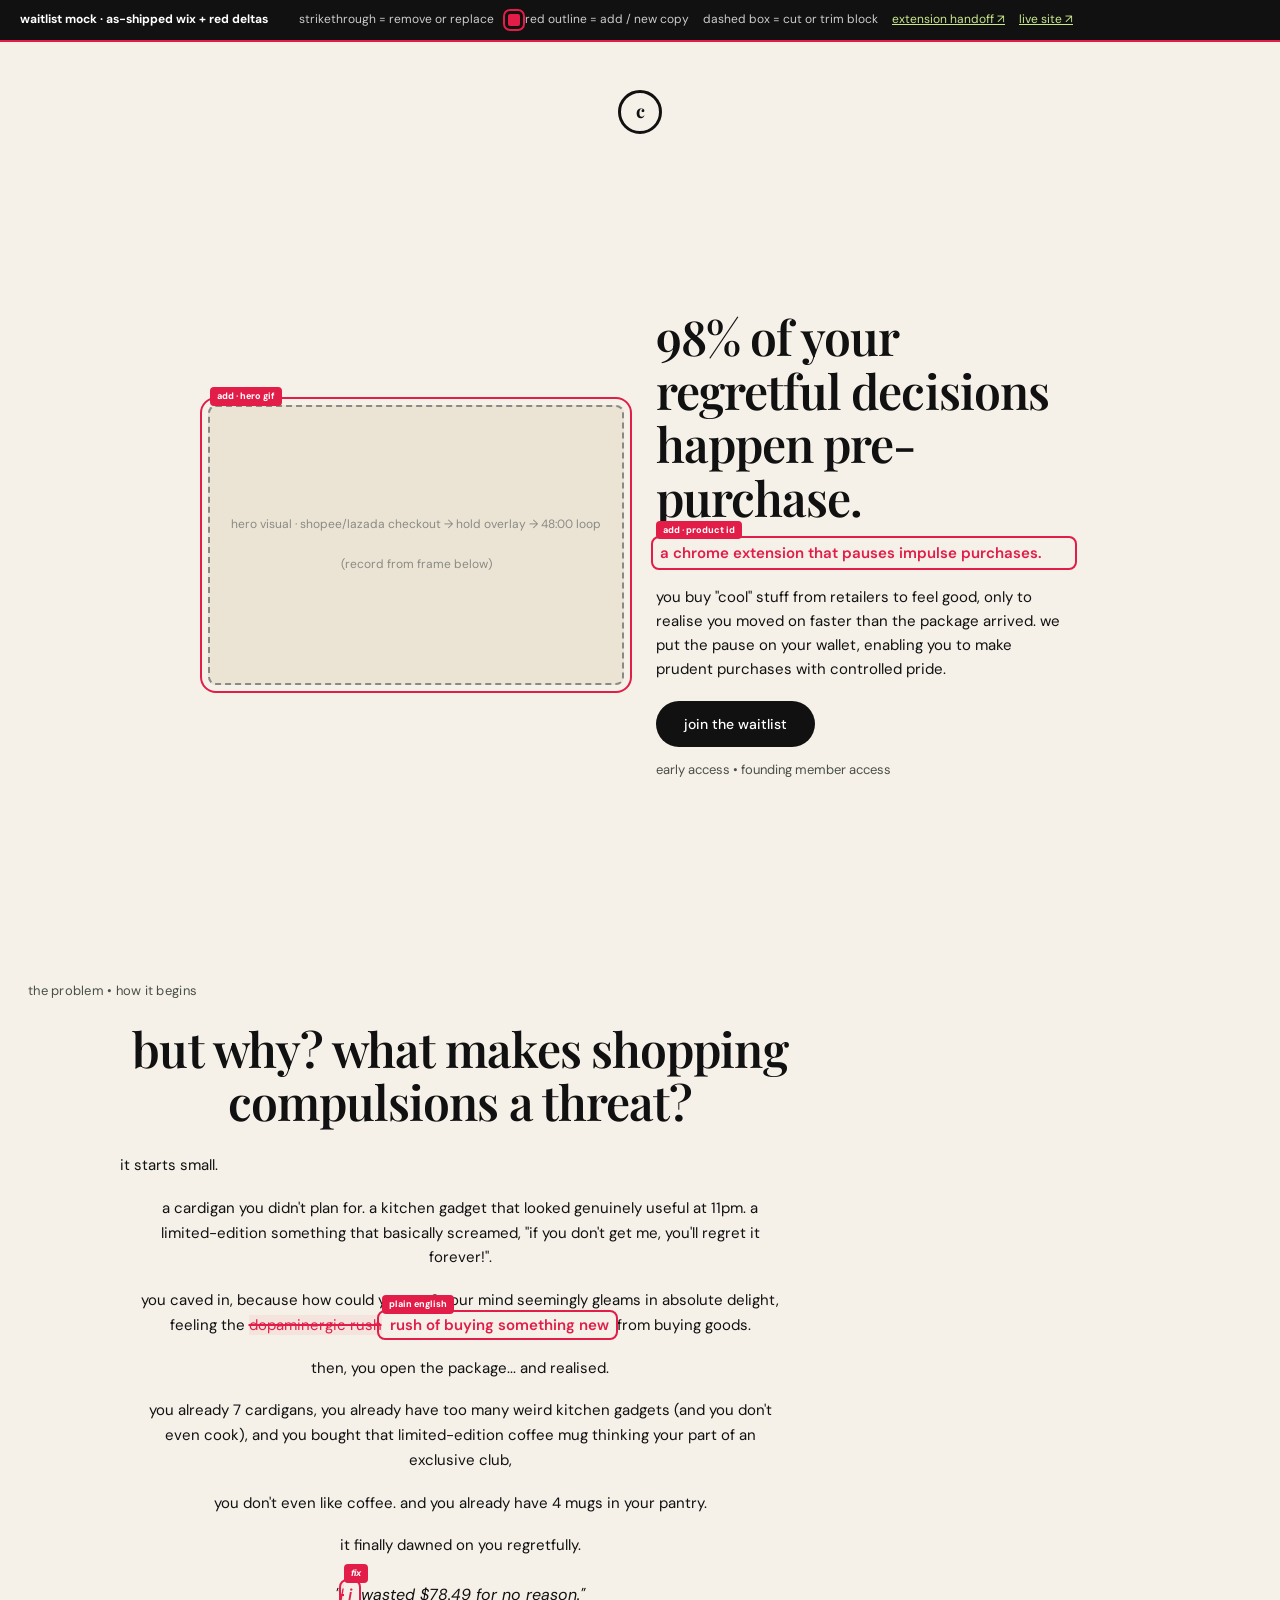
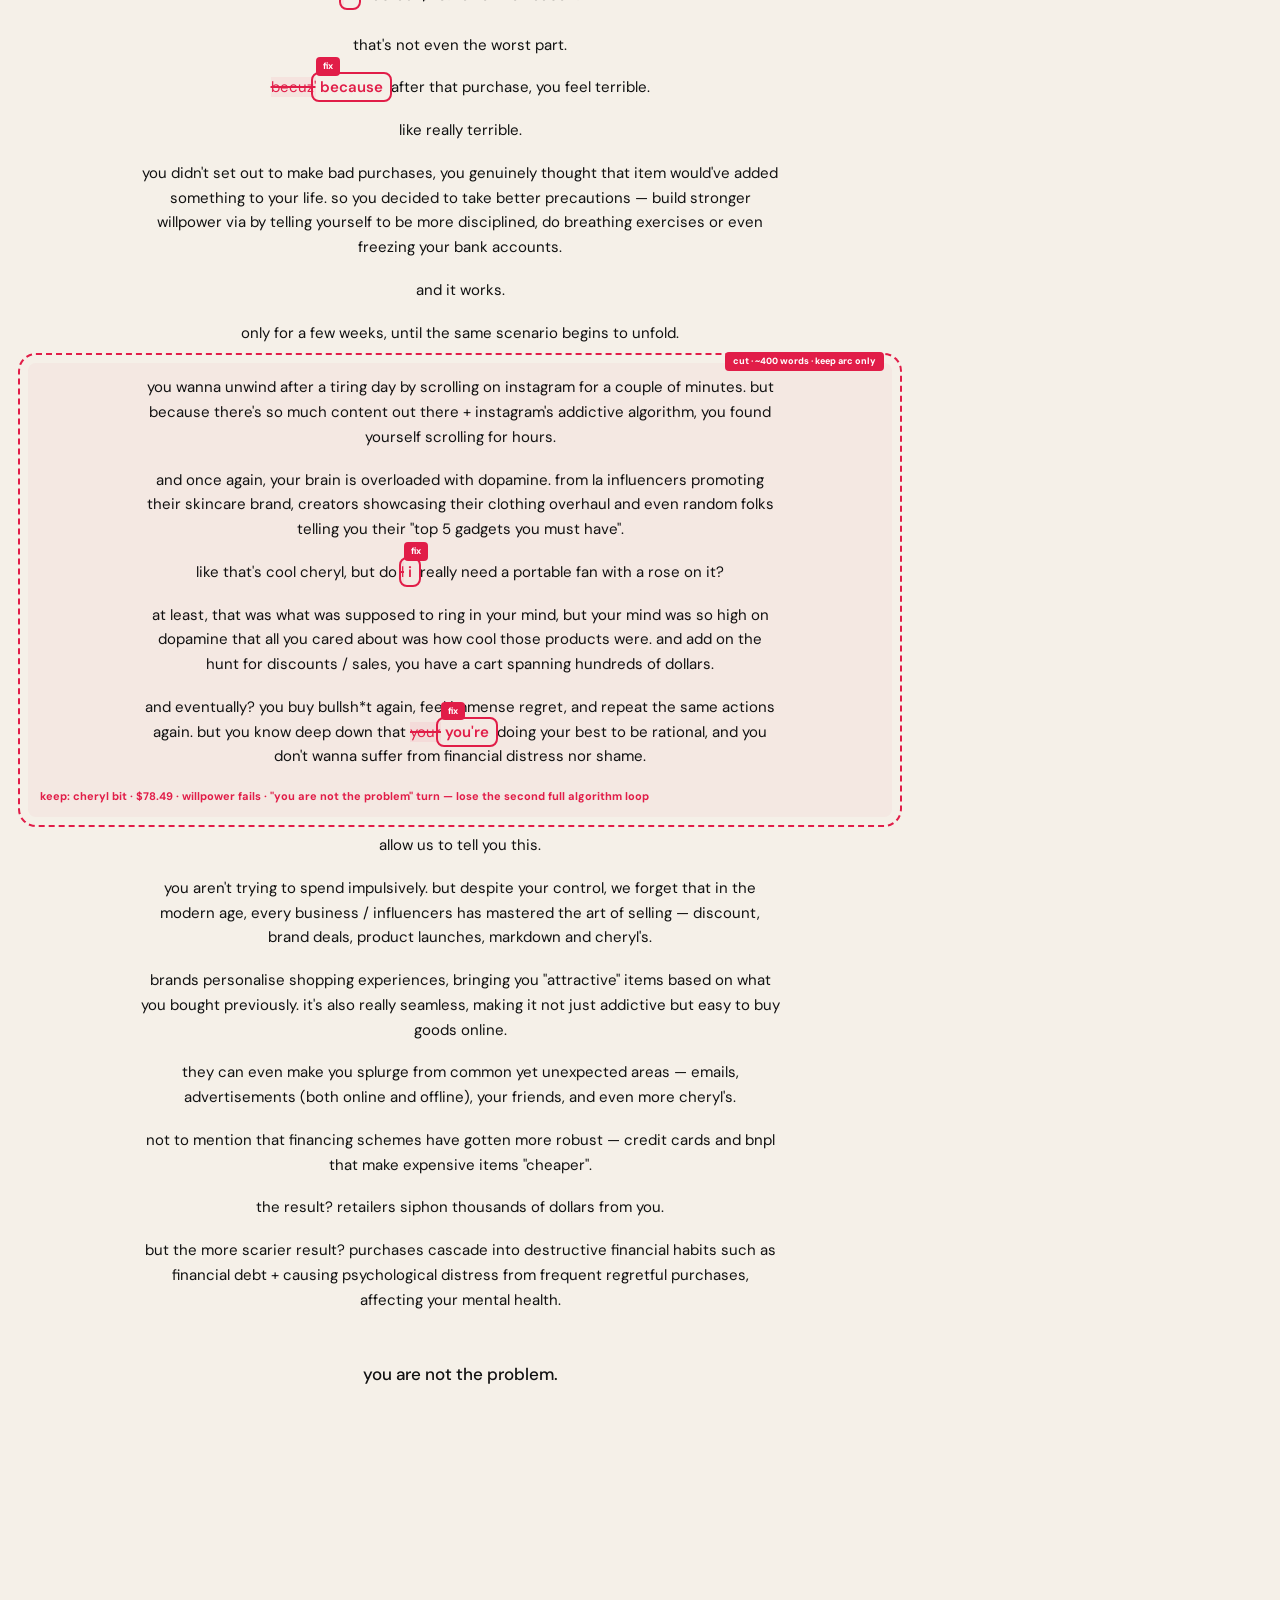
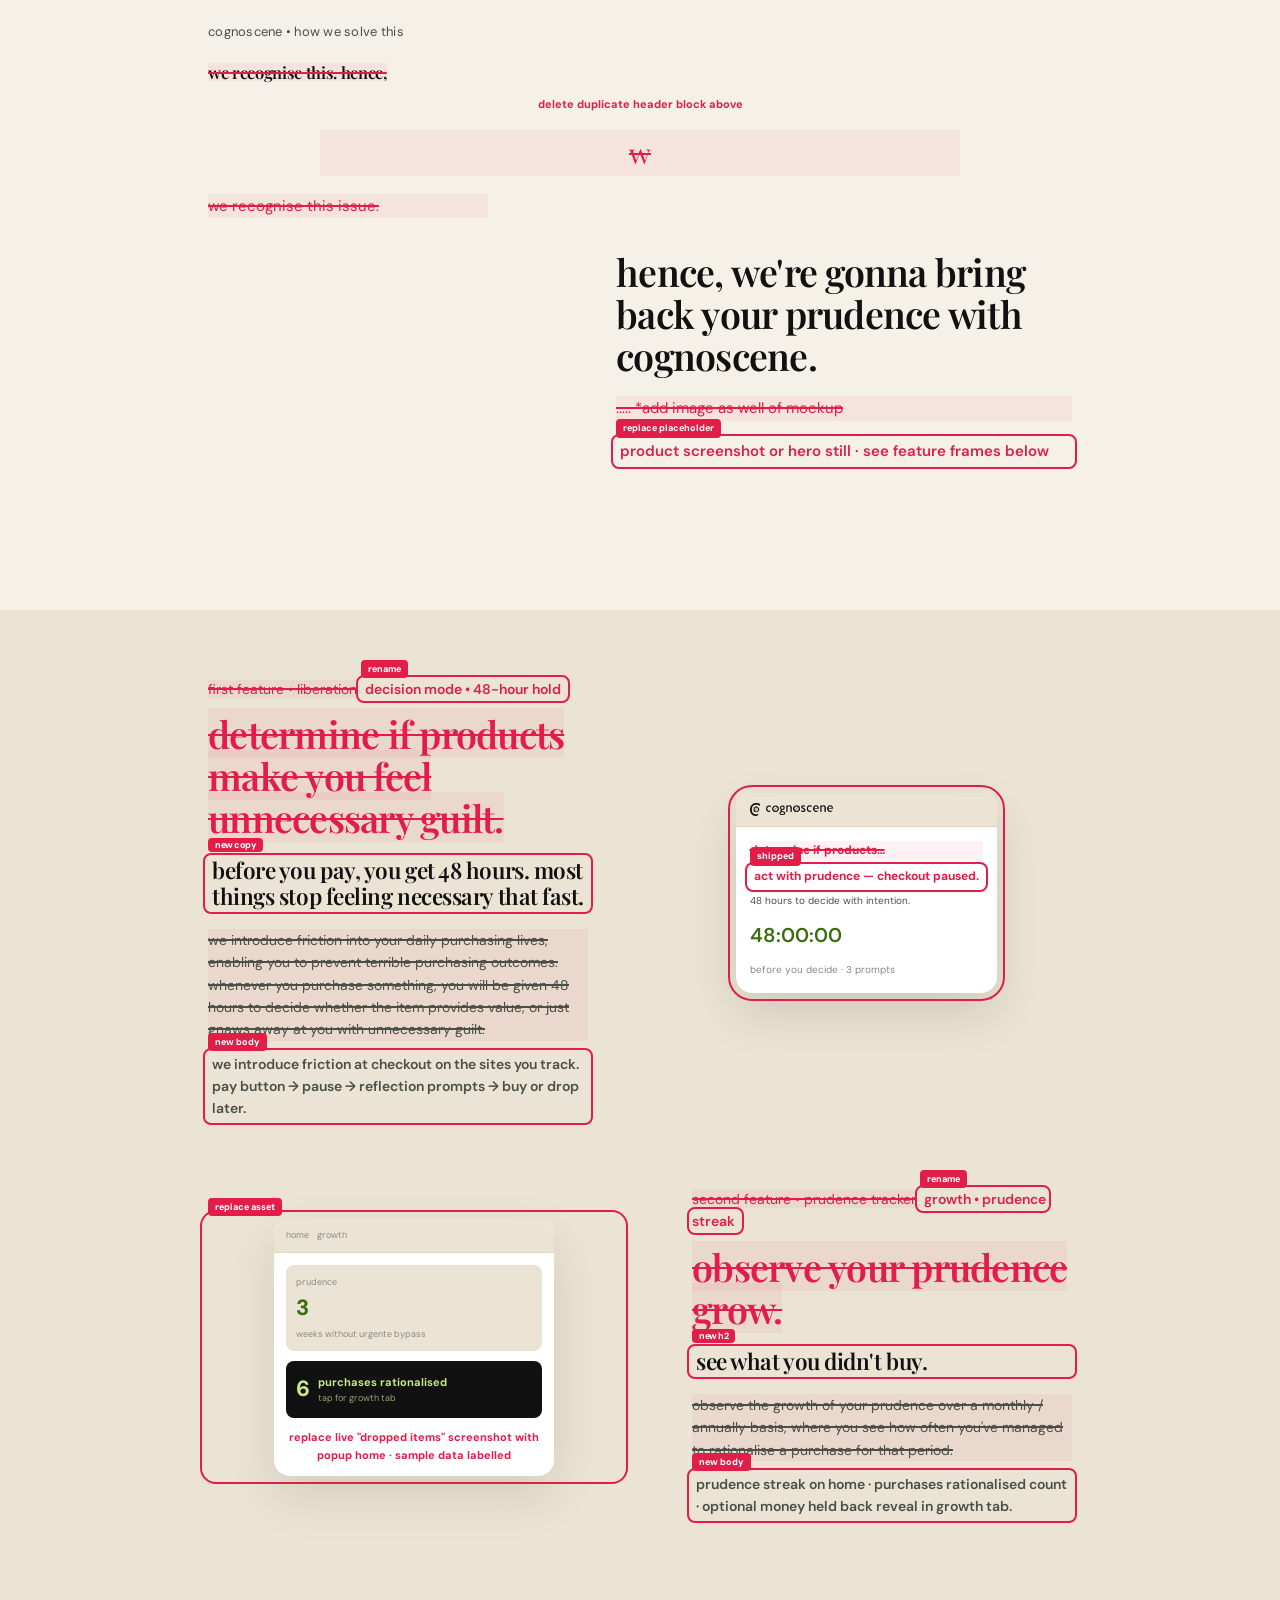
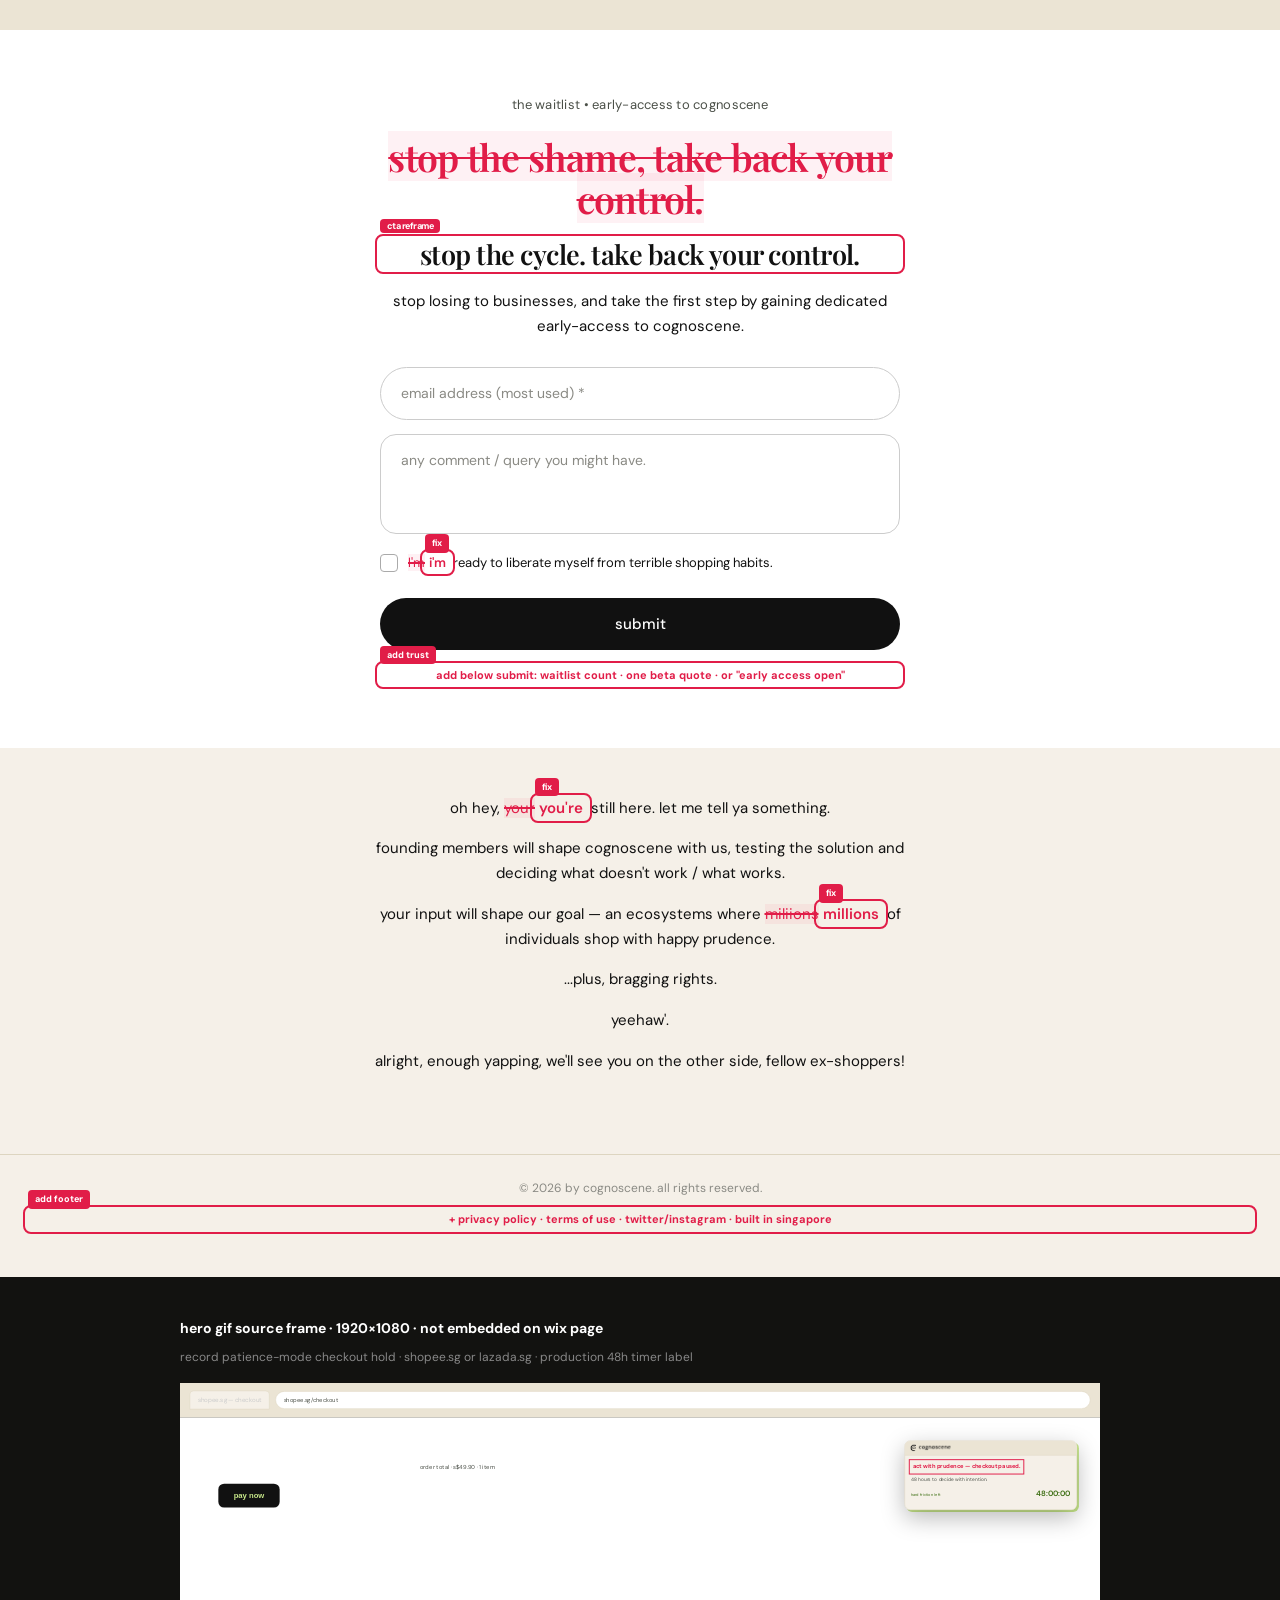
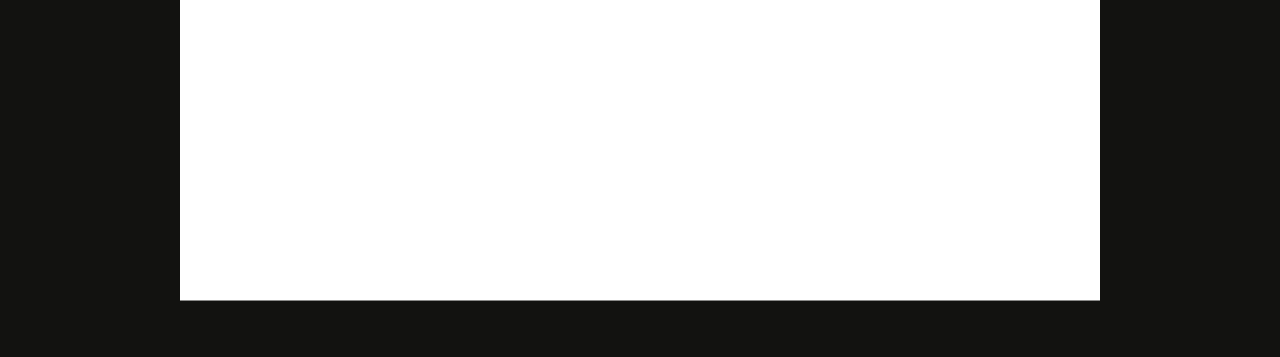
<file: mockups/waitlist.html>
<!DOCTYPE html>
<html lang="en">
<head>
  <meta charset="UTF-8" />
  <meta name="viewport" content="width=device-width, initial-scale=1" />
  <title>cognoscene · waitlist page mock · red deltas</title>
  <link rel="preconnect" href="https://fonts.googleapis.com" />
  <link rel="preconnect" href="https://fonts.gstatic.com" crossorigin />
  <link href="https://fonts.googleapis.com/css2?family=DM+Sans:ital,opsz,wght@0,9..40,400;0,9..40,500;1,9..40,400&family=Playfair+Display:ital,wght@0,600;0,700;1,600&display=swap" rel="stylesheet" />
  <link rel="stylesheet" href="mockup-artboard.css" />
  <style>
:root {
  --cream: #f5f0e8;
  --cream-2: #ebe4d4;
  --black: #111111;
  --mid: #4a4f47;
  --muted: #8a8a84;
  --line: #ddd5c0;
  --lime: #c8e88a;
  --delta: #e11d48;
  --serif: 'Playfair Display', Georgia, serif;
  --sans: 'DM Sans', system-ui, sans-serif;
}

* { box-sizing: border-box; margin: 0; padding: 0; }

html, body {
  width: auto !important;
  height: auto !important;
  min-height: 100% !important;
  overflow: auto !important;
  background: #1a1a18;
  font-family: var(--sans);
  font-size: 15px;
  line-height: 1.65;
  color: var(--black);
}

/* implementer legend — not part of wix page */
.legend {
  position: sticky;
  top: 0;
  z-index: 100;
  background: #111;
  color: #ccc;
  padding: 10px 20px;
  font-size: 12px;
  text-transform: lowercase;
  border-bottom: 2px solid var(--delta);
  display: flex;
  flex-wrap: wrap;
  gap: 14px;
  align-items: center;
}
.legend strong { color: #fff; }
.legend .tag {
  display: inline-flex;
  align-items: center;
  gap: 5px;
}
.legend .swatch {
  width: 12px;
  height: 12px;
  border-radius: 2px;
  display: inline-block;
}
.legend .swatch.add { background: var(--delta); outline: 2px solid var(--delta); }
.legend .swatch.del { background: transparent; text-decoration: line-through; color: var(--delta); }
.legend a { color: var(--lime); }

/* —— wix page clone —— */
.wix-site {
  background: var(--cream);
  color: var(--black);
  text-transform: lowercase;
}

.wix-inner {
  max-width: 920px;
  margin: 0 auto;
  padding: 48px 28px 80px;
}

.logo-row {
  text-align: center;
  margin-bottom: 48px;
}
.logo-mark {
  width: 44px;
  height: 44px;
  border-radius: 50%;
  border: 3px solid var(--black);
  display: inline-flex;
  align-items: center;
  justify-content: center;
  font-family: var(--serif);
  font-weight: 700;
  font-size: 18px;
}

.section-label {
  font-size: 13px;
  color: var(--mid);
  letter-spacing: 0.02em;
  margin-bottom: 20px;
}

h1.display, h2.display {
  font-family: var(--serif);
  font-weight: 600;
  line-height: 1.12;
  letter-spacing: -0.02em;
  text-transform: lowercase;
  color: var(--black);
}
h1.display { font-size: clamp(2rem, 5vw, 3.2rem); margin-bottom: 24px; }
h2.display { font-size: clamp(1.6rem, 4vw, 2.5rem); margin-bottom: 20px; }

.body-copy {
  font-size: 15px;
  color: var(--black);
  max-width: 640px;
  margin: 0 auto 18px;
  text-align: center;
}
.body-copy.left { text-align: left; margin-left: 0; margin-right: 0; }

.quote-line {
  font-size: 16px;
  font-style: italic;
  text-align: center;
  margin: 24px auto;
  max-width: 520px;
}

.pivot-line {
  font-size: 17px;
  font-weight: 500;
  text-align: center;
  margin: 48px auto 32px;
}

/* hero — asymmetric like live site */
.hero-block {
  display: grid;
  grid-template-columns: 1fr 1fr;
  gap: 32px;
  align-items: center;
  min-height: 340px;
  margin-bottom: 64px;
}
@media (max-width: 760px) { .hero-block { grid-template-columns: 1fr; } }

.hero-visual-slot {
  min-height: 280px;
  background: var(--cream-2);
  border: 2px dashed var(--muted);
  border-radius: 12px;
  display: flex;
  align-items: center;
  justify-content: center;
  text-align: center;
  padding: 20px;
  font-size: 12px;
  color: var(--muted);
}

.hero-right { text-align: left; }
.hero-right h1.display { margin-bottom: 16px; }
.hero-sub { font-size: 15px; line-height: 1.6; margin-bottom: 20px; color: var(--black); }
.hero-meta { font-size: 13px; color: var(--mid); margin-top: 12px; }

.btn-waitlist {
  display: inline-block;
  background: var(--black);
  color: #fff;
  border: none;
  border-radius: 999px;
  padding: 14px 28px;
  font-family: var(--sans);
  font-size: 14px;
  font-weight: 500;
  text-transform: lowercase;
  cursor: default;
}

/* red delta system */
.del {
  color: var(--delta);
  text-decoration: line-through;
  text-decoration-thickness: 2px;
  background: rgba(225, 29, 72, 0.06);
}
.add {
  color: var(--delta);
  font-weight: 600;
  outline: 2px solid var(--delta);
  outline-offset: 3px;
  padding: 0 4px;
  border-radius: 3px;
  position: relative;
}
.add-block {
  outline: 2px solid var(--delta);
  outline-offset: 6px;
  position: relative;
  border-radius: 8px;
}
.add-block::before,
.add::before {
  content: attr(data-note);
  position: absolute;
  top: -20px;
  left: 0;
  font-size: 9px;
  font-weight: 800;
  font-family: var(--sans);
  background: var(--delta);
  color: #fff;
  padding: 2px 7px;
  border-radius: 4px;
  white-space: nowrap;
  z-index: 2;
  text-transform: lowercase;
}
.add-inline-note {
  display: block;
  font-size: 11px;
  font-weight: 700;
  color: var(--delta);
  margin-top: 6px;
}
.cut-block {
  position: relative;
  outline: 2px dashed var(--delta);
  outline-offset: 8px;
  padding: 12px;
  margin: 16px 0;
  border-radius: 8px;
  background: rgba(225, 29, 72, 0.04);
}
.cut-block::before {
  content: attr(data-note);
  position: absolute;
  top: -11px;
  right: 8px;
  font-size: 9px;
  font-weight: 800;
  background: var(--delta);
  color: #fff;
  padding: 2px 8px;
  border-radius: 4px;
  text-transform: lowercase;
}

.spacer-section { margin: 72px 0; }

/* solution + features */
.solution-grid {
  display: grid;
  grid-template-columns: 1fr 1.2fr;
  gap: 28px;
  align-items: start;
  margin: 32px 0 48px;
}
@media (max-width: 760px) { .solution-grid { grid-template-columns: 1fr; } }

.feature-band {
  background: var(--cream-2);
  padding: 56px 28px;
  margin: 0 -28px;
}
.feature-band .wix-inner { padding-top: 0; padding-bottom: 0; }

.feature-row {
  display: grid;
  grid-template-columns: 1fr 1fr;
  gap: 40px;
  align-items: center;
  margin-bottom: 56px;
}
.feature-row.reverse { direction: rtl; }
.feature-row.reverse > * { direction: ltr; }
@media (max-width: 760px) {
  .feature-row, .feature-row.reverse { grid-template-columns: 1fr; direction: ltr; }
}

.feature-label { font-size: 13px; color: var(--mid); margin-bottom: 12px; }
.feature-copy { max-width: 380px; }
.feature-copy p { font-size: 14px; line-height: 1.6; color: var(--mid); margin-top: 12px; }

/* feature 1 — hold overlay mini clone */
.mock-hold {
  background: #fff;
  border-radius: 16px;
  overflow: hidden;
  box-shadow: 0 20px 50px rgba(0,0,0,0.12);
  max-width: 320px;
  margin: 0 auto;
  font-family: 'Be Vietnam Pro', var(--sans);
}
.mock-hold-head {
  background: var(--cream-2);
  padding: 10px 14px;
  display: flex;
  justify-content: space-between;
  align-items: center;
  font-size: 11px;
  border-bottom: 1px solid var(--line);
}
.mock-ui-brand {
  display: inline-flex;
  align-items: center;
  gap: 6px;
}
.mock-ui-mark {
  height: 13px;
  width: auto;
  object-fit: contain;
}
.mock-ui-wordmark {
  height: 10px;
  width: auto;
  object-fit: contain;
}
.mock-hold-body { padding: 14px; font-size: 12px; }
.mock-hold-body .hd { font-weight: 700; margin-bottom: 6px; }
.mock-hold-body .timer { color: #3b6d11; font-size: 20px; font-weight: 600; margin: 10px 0; }

/* feature 2 — savings panel clone (as on live site) */
.mock-savings {
  background: #fff;
  border-radius: 16px;
  box-shadow: 0 20px 50px rgba(0,0,0,0.1);
  max-width: 280px;
  margin: 0 auto;
  overflow: hidden;
  font-size: 11px;
}
.mock-savings-head {
  background: var(--cream-2);
  padding: 10px 12px;
  display: flex;
  gap: 8px;
  border-bottom: 1px solid var(--line);
}
.mock-savings-head span { font-size: 9px; color: var(--muted); }
.mock-savings-body { padding: 12px; }
.mock-savings-body .lbl { font-size: 9px; letter-spacing: 0.08em; color: var(--muted); margin-bottom: 8px; }
.mock-item {
  display: flex;
  gap: 10px;
  padding: 8px 0;
  border-bottom: 1px solid var(--line);
  align-items: center;
}
.mock-thumb {
  width: 36px;
  height: 36px;
  background: var(--cream-2);
  border-radius: 6px;
  flex-shrink: 0;
}
.mock-item .name { font-weight: 600; font-size: 11px; line-height: 1.3; }
.mock-item .meta { font-size: 9px; color: var(--muted); }

/* waitlist form — matches live */
.form-band {
  background: #fff;
  padding: 64px 28px;
  margin: 0;
}
.form-inner { max-width: 520px; margin: 0 auto; text-align: center; }

.form-field {
  width: 100%;
  border: 1px solid #ccc;
  border-radius: 999px;
  padding: 14px 20px;
  font-family: var(--sans);
  font-size: 14px;
  margin-bottom: 14px;
  background: #fff;
  color: var(--muted);
  text-align: left;
}
.form-field.area {
  border-radius: 16px;
  min-height: 100px;
  resize: none;
}
.form-check {
  display: flex;
  align-items: flex-start;
  gap: 10px;
  text-align: left;
  font-size: 13px;
  margin: 18px 0 24px;
  color: var(--black);
}
.form-check-box {
  width: 18px;
  height: 18px;
  border: 1px solid #aaa;
  border-radius: 4px;
  flex-shrink: 0;
  margin-top: 2px;
}
.btn-submit {
  width: 100%;
  background: var(--black);
  color: #fff;
  border: none;
  border-radius: 999px;
  padding: 16px;
  font-family: var(--sans);
  font-size: 15px;
  font-weight: 500;
  text-transform: lowercase;
}

.closing-band {
  background: var(--cream);
  padding: 48px 28px 64px;
  text-align: center;
}
.closing-band p { max-width: 560px; margin: 0 auto 16px; font-size: 15px; line-height: 1.65; }

.footer-band {
  background: var(--cream);
  padding: 24px 28px 48px;
  text-align: center;
  font-size: 12px;
  color: var(--muted);
  border-top: 1px solid var(--line);
}

/* 1920 gif frame */
.gif-section {
  background: #121210;
  padding: 40px 28px 56px;
  color: #ccc;
}
.gif-section h3 {
  font-size: 14px;
  font-weight: 700;
  text-transform: lowercase;
  color: #fff;
  margin-bottom: 8px;
  max-width: 920px;
  margin-left: auto;
  margin-right: auto;
}
.gif-section p {
  font-size: 12px;
  color: #888;
  max-width: 920px;
  margin: 0 auto 16px;
  text-transform: lowercase;
}
  </style>
</head>
<body>

  <div class="legend">
    <strong>waitlist mock · as-shipped wix + red deltas</strong>
    <span class="tag"><span class="swatch del"></span> strikethrough = remove or replace</span>
    <span class="tag"><span class="swatch add"></span> red outline = add / new copy</span>
    <span class="tag">dashed box = cut or trim block</span>
    <a href="onboarding-handoff.html">extension handoff ↗</a>
    <a href="https://cognoscene.wixsite.com/impulse-buy-validato">live site ↗</a>
  </div>

  <article class="wix-site" aria-label="wix waitlist page clone with proposed changes">

    <!-- LOGO -->
    <div class="wix-inner logo-row">
      <div class="logo-mark" aria-hidden="true">c</div>
    </div>

    <!-- HERO (live: text right, empty left) -->
    <div class="wix-inner hero-block">
      <div class="hero-visual-slot add-block" data-note="add · hero gif">
        hero visual · shopee/lazada checkout → hold overlay → 48:00 loop<br /><br />
        (record from frame below)
      </div>
      <div class="hero-right">
        <h1 class="display">98% of your regretful decisions happen pre-purchase.</h1>
        <p class="add hero-sub" data-note="add · product id">a chrome extension that pauses impulse purchases.</p>
        <p class="hero-sub">you buy "cool" stuff from retailers to feel good, only to realise you moved on faster than the package arrived. we put the pause on your wallet, enabling you to make prudent purchases with controlled pride.</p>
        <button class="btn-waitlist" type="button">join the waitlist</button>
        <p class="hero-meta">early access • founding member access</p>
      </div>
    </div>

    <!-- PROBLEM -->
    <div class="wix-inner spacer-section">
      <p class="section-label">the problem • how it begins</p>
      <h1 class="display" style="text-align:center;">but why? what makes shopping compulsions a threat?</h1>

      <p class="body-copy left" style="max-width:680px;margin-left:auto;margin-right:auto;">it starts small.</p>
      <p class="body-copy">a cardigan you didn't plan for. a kitchen gadget that looked genuinely useful at 11pm. a limited-edition something that basically screamed, "if you don't get me, you'll regret it FOREVER!".</p>
      <p class="body-copy">you caved in, because how could you not? your mind seemingly gleams in absolute delight, feeling the <span class="del">dopaminergic rush</span><span class="add" data-note="plain english"> rush of buying something new</span> from buying goods.</p>
      <p class="body-copy">then, you open the package... and realised.</p>
      <p class="body-copy">you already 7 cardigans, you already have too many weird kitchen gadgets (and you don't even cook), and you bought that limited-edition coffee mug thinking your part of an exclusive club,</p>
      <p class="body-copy">you don't even like coffee. and you already have 4 mugs in your pantry.</p>
      <p class="body-copy">it finally dawned on you regretfully.</p>
      <p class="quote-line">"<span class="del">l</span><span class="add" data-note="fix">I</span> wasted $78.49 for no reason."</p>
      <p class="body-copy">that's not even the worst part.</p>
      <p class="body-copy"><span class="del">becuz'</span><span class="add" data-note="fix">because</span> after that purchase, you feel terrible.</p>
      <p class="body-copy">like REALLY terrible.</p>
      <p class="body-copy">you didn't set out to make bad purchases, you genuinely thought that item would've added something to your life. so you decided to take better precautions — build stronger willpower via by telling yourself to be more disciplined, do breathing exercises or even freezing your bank accounts.</p>
      <p class="body-copy">and it works.</p>
      <p class="body-copy">only for a few weeks, until the same scenario begins to unfold.</p>

      <div class="cut-block" data-note="cut · ~400 words · keep arc only">
        <p class="body-copy">you wanna unwind after a tiring day by scrolling on Instagram for a couple of minutes. but because there's so much content out there + Instagram's addictive algorithm, you found yourself scrolling for hours.</p>
        <p class="body-copy">and once again, your brain is overloaded with dopamine. from LA influencers promoting their skincare brand, creators showcasing their clothing overhaul and even random folks telling you their "top 5 gadgets you must have".</p>
        <p class="body-copy">like that's cool Cheryl, but do <span class="del">l</span><span class="add" data-note="fix">I</span> really need a portable fan with a rose on it?</p>
        <p class="body-copy">at least, that was what was supposed to ring in your mind, but your mind was so high on dopamine that all you cared about was how cool those products were. and add on the hunt for discounts / sales, you have a cart spanning hundreds of dollars.</p>
        <p class="body-copy">and eventually? you buy bullsh*t again, feel immense regret, and repeat the same actions again. but you know deep down that <span class="del">your</span><span class="add" data-note="fix">you're</span> doing your best to be rational, and you don't wanna suffer from financial distress nor shame.</p>
        <span class="add-inline-note">keep: cheryl bit · $78.49 · willpower fails · "you are not the problem" turn — lose the second full algorithm loop</span>
      </div>

      <p class="body-copy">allow us to tell you this.</p>
      <p class="body-copy">you aren't trying to spend impulsively. but despite your control, we forget that in the modern age, every business / influencers has mastered the art of selling — discount, brand deals, product launches, markdown and Cheryl's.</p>
      <p class="body-copy">brands personalise shopping experiences, bringing you "attractive" items based on what you bought previously. it's also really seamless, making it not just addictive but easy to buy goods online.</p>
      <p class="body-copy">they can EVEN make you splurge from common yet unexpected areas — emails, advertisements (both online and offline), your friends, and even more Cheryl's.</p>
      <p class="body-copy">not to mention that financing schemes have gotten more robust — credit cards and BNPL that make expensive items "cheaper".</p>
      <p class="body-copy">the result? retailers siphon thousands of dollars from you.</p>
      <p class="body-copy">but the more scarier result? purchases cascade into destructive financial habits such as financial debt + causing psychological distress from frequent regretful purchases, affecting your mental health.</p>
      <p class="pivot-line">you are not the problem.</p>
    </div>

    <!-- SOLUTION (broken on live) -->
    <div class="wix-inner">
      <p class="section-label">cognoscene • how we solve this</p>

      <div class="del" style="display:inline-block;margin-bottom:8px;">
        <h2 class="display" style="font-size:1.1rem;margin:0;">we recognise this. hence,</h2>
      </div>
      <span class="add-inline-note" style="text-align:center;display:block;margin-bottom:16px;">delete duplicate header block above</span>

      <p class="del body-copy" style="font-size:28px;font-family:var(--serif);">w</p>
      <p class="del body-copy left" style="max-width:280px;">we recognise this issue.</p>

      <div class="solution-grid">
        <div></div>
        <div>
          <h2 class="display">hence, we're gonna bring back your prudence with Cognoscene.</h2>
          <p class="del body-copy left" style="text-align:left;margin-left:0;">..... *add image as well of mockuP</p>
          <p class="add body-copy left" style="text-align:left;margin-left:0;" data-note="replace placeholder">product screenshot or hero still · see feature frames below</p>
        </div>
      </div>
    </div>

    <!-- FEATURES -->
    <div class="feature-band">
      <div class="wix-inner">

        <div class="feature-row">
          <div class="feature-copy">
            <p class="feature-label"><span class="del">first feature • liberation</span> <span class="add" data-note="rename">decision mode • 48-hour hold</span></p>
            <h2 class="display"><span class="del">determine if products make you feel unnecessary guilt.</span></h2>
            <h2 class="display add" data-note="new copy" style="font-size:1.5rem;">before you pay, you get 48 hours. most things stop feeling necessary that fast.</h2>
            <p class="del">we introduce friction into your daily purchasing lives, enabling you to prevent terrible purchasing outcomes. whenever you purchase something, you will be given 48 hours to decide whether the item provides value, or just gnaws away at you with unnecessary guilt.</p>
            <p class="add" data-note="new body" style="font-size:14px;color:var(--mid);margin-top:12px;line-height:1.6;">we introduce friction at checkout on the sites you track. pay button → pause → reflection prompts → buy or drop later.</p>
          </div>
          <div class="mock-hold add-block" data-note="update overlay copy">
            <div class="mock-hold-head">
              <div class="mock-ui-brand" aria-label="cognoscene">
                <img class="mock-ui-mark" src="../assets/cognoscene-mark.png" alt="" />
                <img class="mock-ui-wordmark" src="../assets/cognoscene-wordmark.png" alt="cognoscene" />
              </div>
            </div>
            <div class="mock-hold-body">
              <div class="hd del">determine if products…</div>
              <div class="hd add" data-note="shipped">act with prudence — checkout paused.</div>
              <div style="font-size:10px;color:var(--mid);">48 hours to decide with intention.</div>
              <div class="timer">48:00:00</div>
              <div style="font-size:10px;color:var(--muted);">before you decide · 3 prompts</div>
            </div>
          </div>
        </div>

        <div class="feature-row reverse">
          <div class="feature-copy">
            <p class="feature-label"><span class="del">second feature • prudence tracker</span> <span class="add" data-note="rename">growth • prudence streak</span></p>
            <h2 class="display"><span class="del">observe your prudence grow.</span></h2>
            <h2 class="display add" data-note="new h2" style="font-size:1.5rem;">see what you didn't buy.</h2>
            <p class="del">observe the growth of your prudence over a monthly / annually basis, where you see how often you've managed to rationalise a purchase for that period.</p>
            <p class="add" data-note="new body" style="font-size:14px;color:var(--mid);margin-top:12px;line-height:1.6;">prudence streak on home · purchases rationalised count · optional money held back reveal in growth tab.</p>
          </div>
          <div class="add-block" data-note="replace asset">
            <div class="mock-savings">
              <div class="mock-savings-head">
                <span>home</span>
                <span>growth</span>
              </div>
              <div class="mock-savings-body">
                <div style="background:var(--cream-2);border-radius:8px;padding:10px;margin-bottom:10px;">
                  <div style="font-size:9px;color:var(--muted);">prudence</div>
                  <div style="font-size:22px;font-weight:800;color:#3b6d11;">3</div>
                  <div style="font-size:9px;color:var(--muted);">weeks without urgente bypass</div>
                </div>
                <div style="background:#111;color:var(--lime);border-radius:8px;padding:10px;display:flex;gap:8px;align-items:center;">
                  <div style="font-size:22px;font-weight:800;">6</div>
                  <div><div style="font-size:11px;font-weight:700;">purchases rationalised</div><div style="font-size:9px;opacity:.7;">tap for growth tab</div></div>
                </div>
                <p class="add-inline-note" style="margin-top:10px;text-align:center;">replace live "dropped items" screenshot with popup home · sample data labelled</p>
              </div>
            </div>
          </div>
        </div>

      </div>
    </div>

    <!-- WAITLIST FORM -->
    <div class="form-band">
      <div class="form-inner">
        <p class="section-label">the waitlist • early-access to cognoscene</p>
        <h2 class="display"><span class="del">stop the shame, take back your control.</span></h2>
        <h2 class="display add" data-note="cta reframe" style="font-size:1.8rem;">stop the cycle. take back your control.</h2>
        <p class="body-copy" style="margin-bottom:28px;">stop losing to businesses, and take the first step by gaining dedicated early-access to Cognoscene.</p>

        <div class="form-field">email address (most used) *</div>
        <div class="form-field area">any comment / query you might have.</div>
        <div class="form-check">
          <div class="form-check-box"></div>
          <span><span class="del">l'm</span><span class="add" data-note="fix">I'm</span> ready to liberate myself from terrible shopping habits.</span>
        </div>
        <button class="btn-submit" type="button">submit</button>
        <p class="add add-inline-note" style="text-align:center;margin-top:16px;" data-note="add trust">add below submit: waitlist count · one beta quote · or "early access open"</p>
      </div>
    </div>

    <!-- CLOSING -->
    <div class="closing-band">
      <p>oh hey, <span class="del">your</span><span class="add" data-note="fix">you're</span> still here. let me tell ya something.</p>
      <p>founding members will shape cognoscene with us, testing the solution and deciding what doesn't work / what works.</p>
      <p>your input will shape our goal — an ecosystems where <span class="del">miliions</span><span class="add" data-note="fix">millions</span> of individuals shop with happy prudence.</p>
      <p>...plus, bragging rights.</p>
      <p>yeehaw'.</p>
      <p>alright, enough yapping, we'll see you on the other side, fellow ex-shoppers!</p>
    </div>

    <!-- FOOTER -->
    <div class="footer-band">
      <p>© 2026 by Cognoscene. All rights reserved.</p>
      <p class="add add-inline-note" style="margin-top:12px;" data-note="add footer">+ privacy policy · terms of use · twitter/instagram · built in singapore</p>
    </div>

  </article>

  <!-- hero gif production frame (not on wix — for asset capture) -->
  <section class="gif-section">
    <h3>hero gif source frame · 1920×1080 · not embedded on wix page</h3>
    <p>record patience-mode checkout hold · shopee.sg or lazada.sg · production 48h timer label</p>
    <div class="artboard-stage" data-mockup-stage style="max-width:920px;margin:0 auto;">
      <div class="artboard">
        <div style="height:72px;background:#ebe4d4;border-bottom:1px solid #ddd5c0;display:flex;align-items:center;padding:0 20px;gap:12px;">
          <div style="background:#f5f0e8;border:1px solid #ddd5c0;border-radius:8px 8px 0 0;padding:8px 16px;font-size:13px;">shopee.sg — checkout</div>
          <div style="flex:1;background:#fff;border:1px solid #ddd5c0;border-radius:999px;padding:8px 16px;font-size:12px;color:#4a4f47;">shopee.sg/checkout</div>
        </div>
        <div style="position:absolute;inset:72px 0 0 0;background:rgba(45,45,42,0.34);"></div>
        <div style="background:#fff;min-height:calc(1080px - 72px);padding:40px 80px;position:relative;font-family:var(--sans);text-transform:lowercase;">
          <h3 style="font-family:var(--serif);font-size:28px;margin-bottom:8px;">checkout</h3>
          <p style="color:var(--mid);margin-bottom:24px;">order total · s$49.90 · 1 item</p>
          <button style="background:#111;color:var(--lime);border:none;border-radius:12px;padding:16px 32px;font-size:16px;font-weight:700;">pay now</button>
          <div style="position:absolute;top:48px;right:48px;width:360px;z-index:5;background:#f5f0e8;border:1px solid #ddd5c0;border-radius:12px;overflow:hidden;box-shadow:0 16px 48px rgba(0,0,0,.28),4px 4px 0 var(--lime);">
            <div style="background:#ebe4d4;padding:8px 12px;display:flex;justify-content:flex-start;align-items:center;font-size:11px;border-bottom:1px solid #ddd5c0;">
              <div class="mock-ui-brand" aria-label="cognoscene">
                <img class="mock-ui-mark" src="../assets/cognoscene-mark.png" alt="" />
                <img class="mock-ui-wordmark" src="../assets/cognoscene-wordmark.png" alt="cognoscene" />
              </div>
            </div>
            <div style="padding:12px;font-size:12px;">
              <div style="font-weight:700;color:var(--delta);outline:2px solid var(--delta);outline-offset:2px;padding:2px 4px;display:inline-block;margin-bottom:6px;">act with prudence — checkout paused.</div>
              <div style="font-size:10px;color:var(--mid);margin-bottom:8px;">48 hours to decide with intention.</div>
              <div style="display:flex;justify-content:space-between;align-items:baseline;margin:8px 0;">
                <span style="font-size:8px;color:#3b6d11;">hard friction left</span>
                <span style="font-size:16px;color:#3b6d11;font-weight:600;">48:00:00</span>
              </div>
            </div>
          </div>
        </div>
      </div>
    </div>
  </section>

  <script src="mockup-artboard.js"></script>
</body>
</html>
</file>
<file: assets/legal.css>
:root {
  --cream: #f5f0e8;
  --black: #111;
  --mid: #4a4f47;
  --muted: #8a8a84;
  --line: #ddd5c0;
  --lime: #c8e88a;
}

*, *::before, *::after { box-sizing: border-box; }

body {
  font-family: 'Be Vietnam Pro', system-ui, sans-serif;
  background: var(--cream);
  color: var(--black);
  text-transform: lowercase;
  line-height: 1.65;
  margin: 0;
  padding: 48px 20px 64px;
  font-size: 15px;
  -webkit-font-smoothing: antialiased;
}

.wrap {
  max-width: 680px;
  margin: 0 auto;
}

.back {
  display: inline-block;
  margin-bottom: 28px;
  font-size: 14px;
  color: var(--mid);
  text-decoration: none;
}

.back:hover { text-decoration: underline; }

h1 {
  font-family: 'Times New Roman', Times, serif;
  font-weight: 400;
  letter-spacing: -0.05em;
  margin: 0 0 8px;
  font-size: clamp(1.75rem, 4vw, 2.25rem);
}

.legal-meta {
  font-size: 13px;
  color: var(--muted);
  margin-bottom: 28px;
}

.legal-notice {
  background: transparent;
  border-top: 4px solid var(--lime);
  border-radius: 12px;
  padding: 14px 16px;
  font-size: 13px;
  color: var(--mid);
  margin-bottom: 32px;
}

h2 {
  font-size: 1rem;
  font-weight: 800;
  margin: 32px 0 12px;
  color: var(--black);
}

p, li {
  color: var(--mid);
  font-size: 15px;
  margin-bottom: 12px;
}

ul, ol {
  padding-left: 1.25rem;
  margin-bottom: 16px;
}

a { color: var(--black); }

.footer-legal {
  margin-top: 40px;
  padding-top: 24px;
  border-top: 1px solid var(--line);
  font-size: 13px;
  color: var(--muted);
}

.footer-legal a { color: var(--mid); margin-right: 12px; }

@media (max-width: 760px) {
  body { padding: 32px 16px 48px; }
}
</file>
<file: mockups/mockup-artboard.css>
/**
 * Baseline layout for 1920×1080 browser mockup frames.
 * Always pair with mockup-artboard.js — see static-mockup-fidelity.mdc §13–17.
 * Page-specific mockups may override borders/shadows; do not remove absolute + visible.
 */
.artboard-stage,
.chrome-stage,
[data-mockup-stage],
#frameLightboxStage {
  position: relative;
  aspect-ratio: 16 / 9;
  overflow: hidden;
}

.artboard-stage > .artboard,
.chrome-stage > .chrome-canvas,
[data-mockup-stage] > .artboard,
[data-mockup-stage] > .chrome-canvas,
#frameLightboxStage > .artboard {
  position: absolute;
  top: 0;
  left: 0;
  width: 1920px;
  height: 1080px;
  transform-origin: top left;
  transform: scale(0.55);
  overflow: visible;
}
</file>
